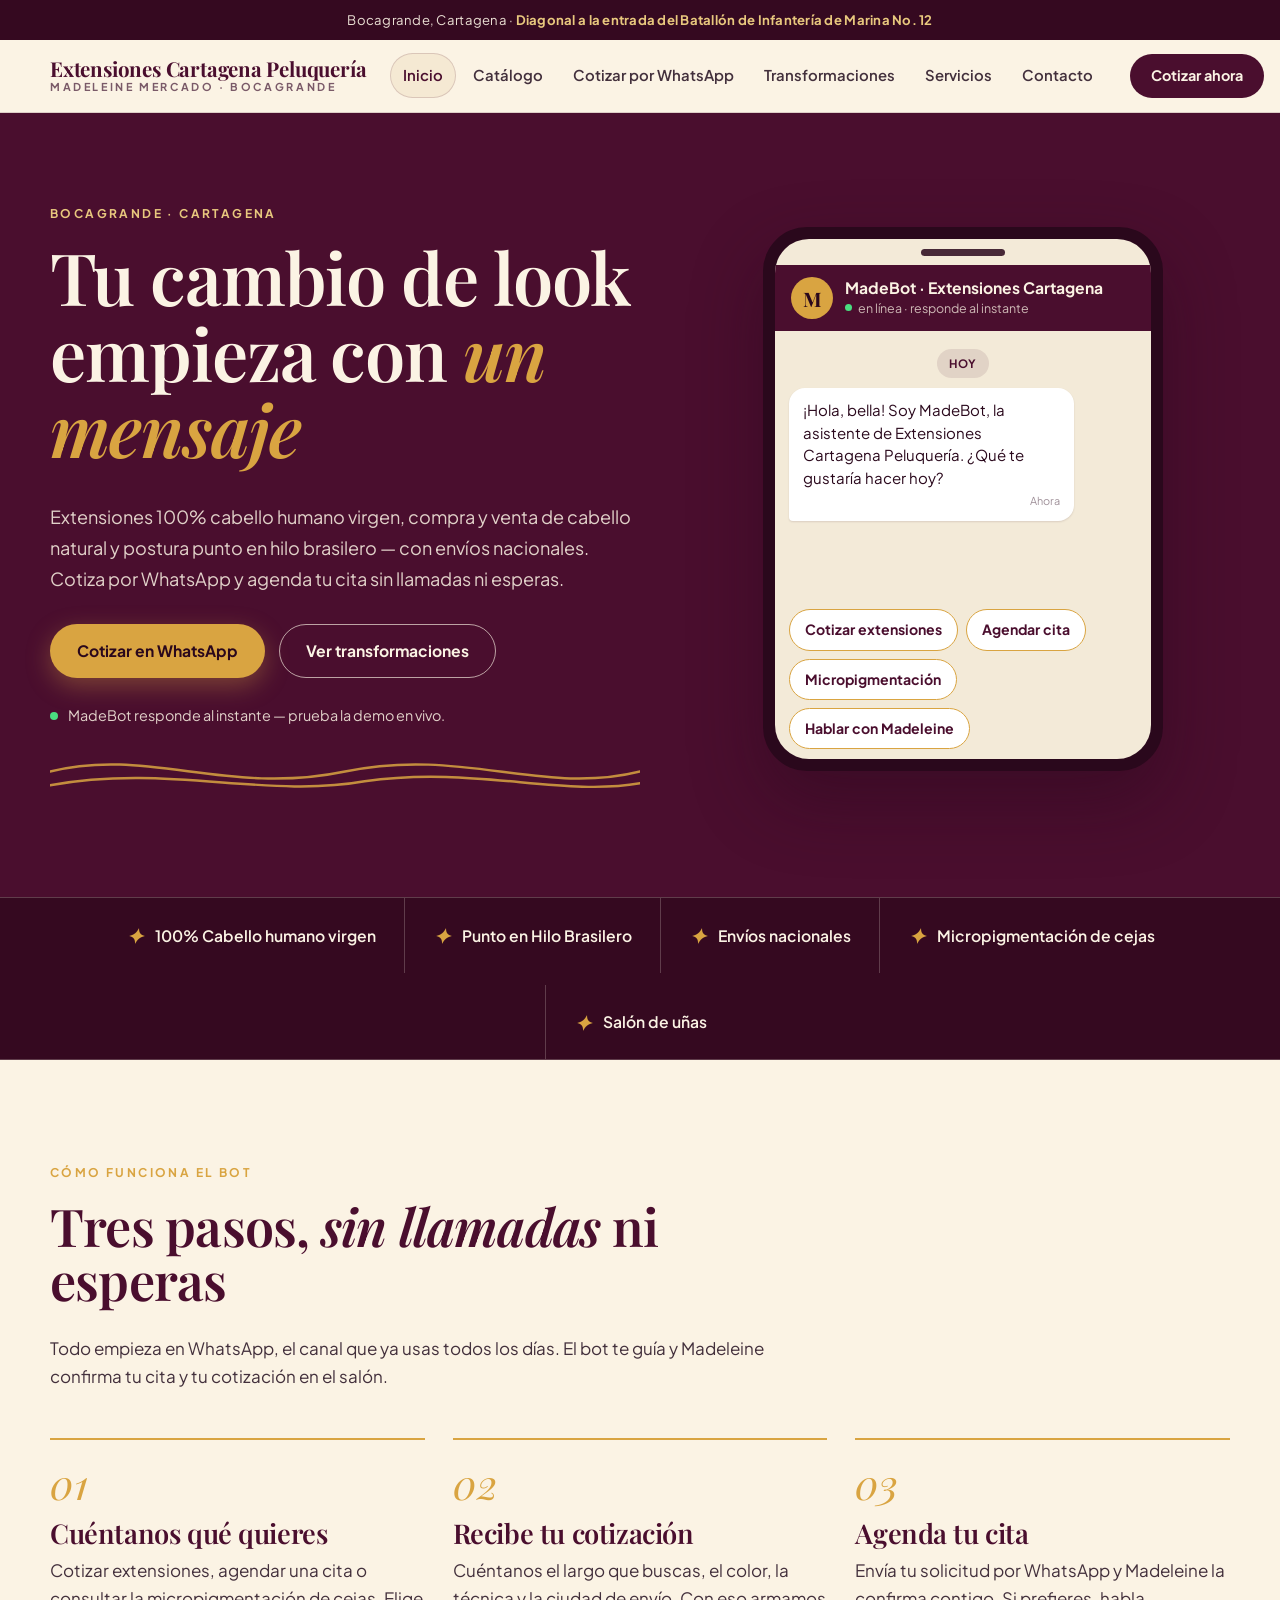
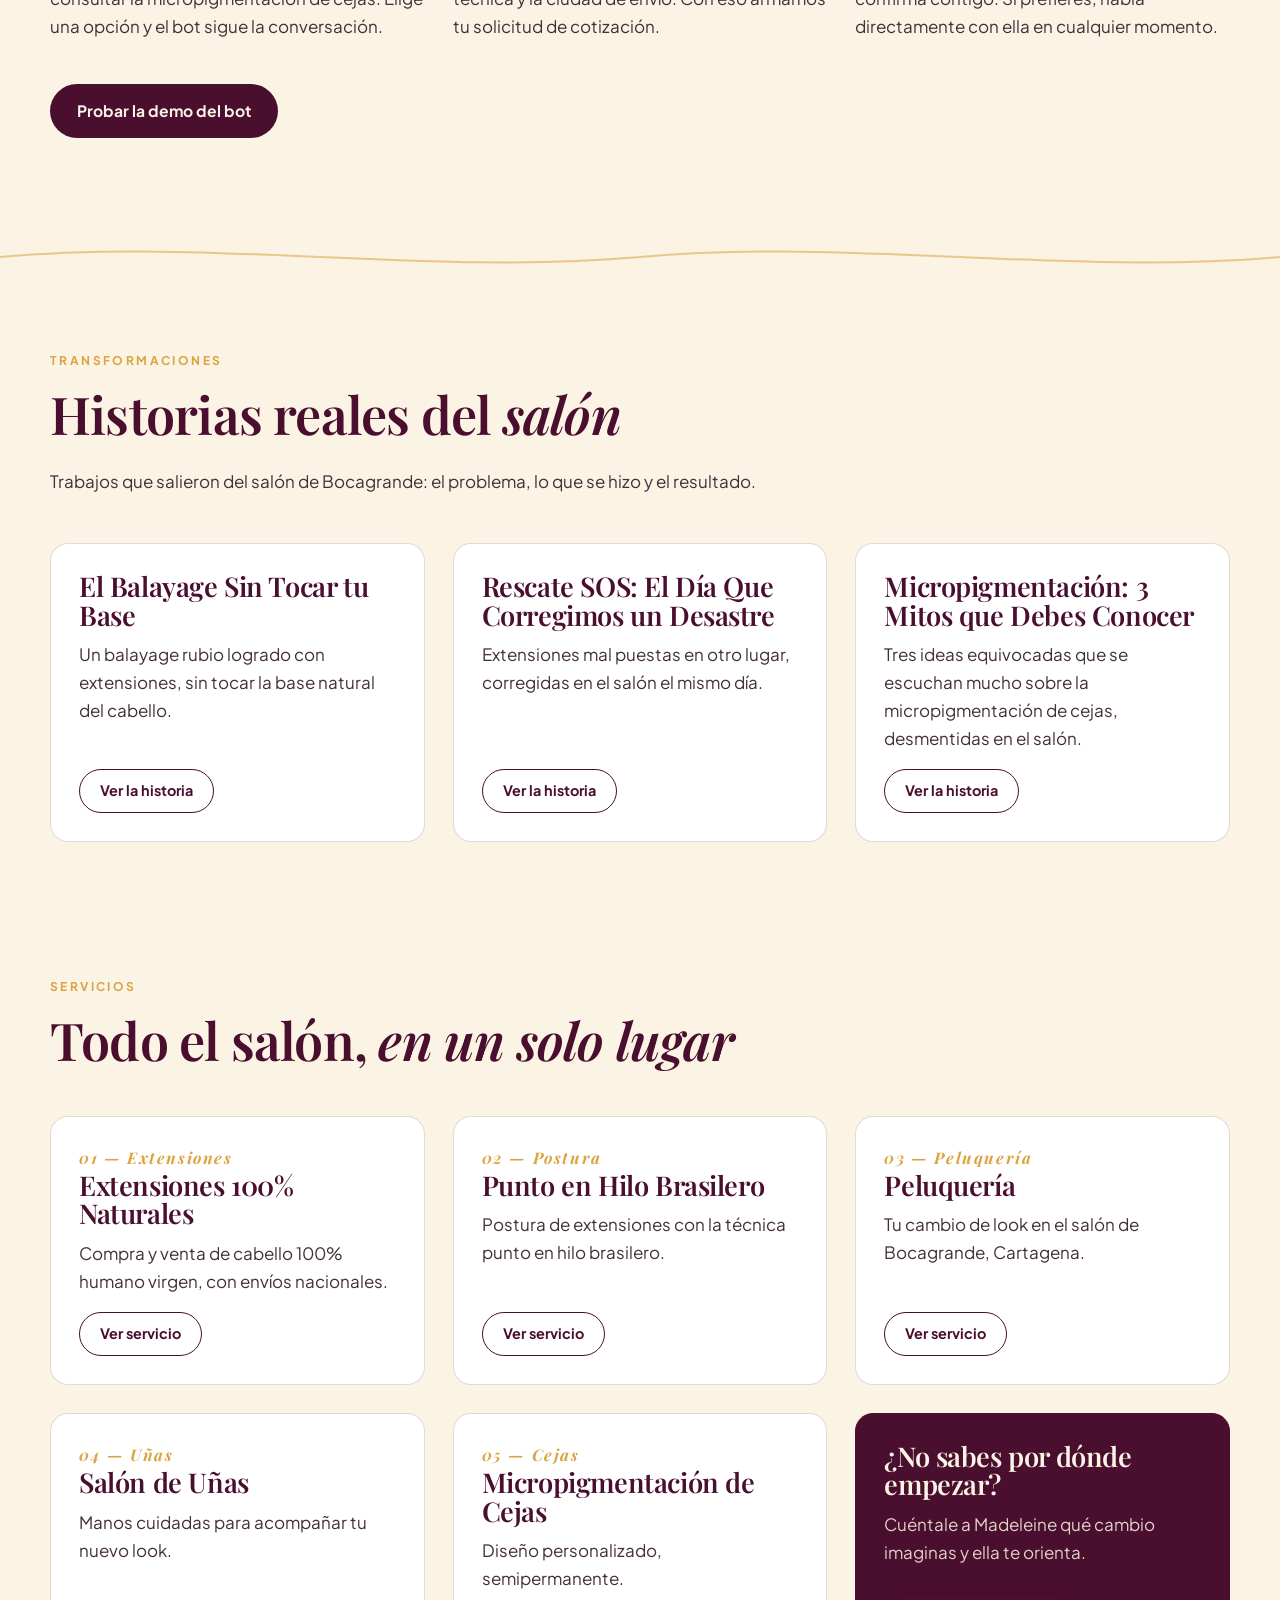
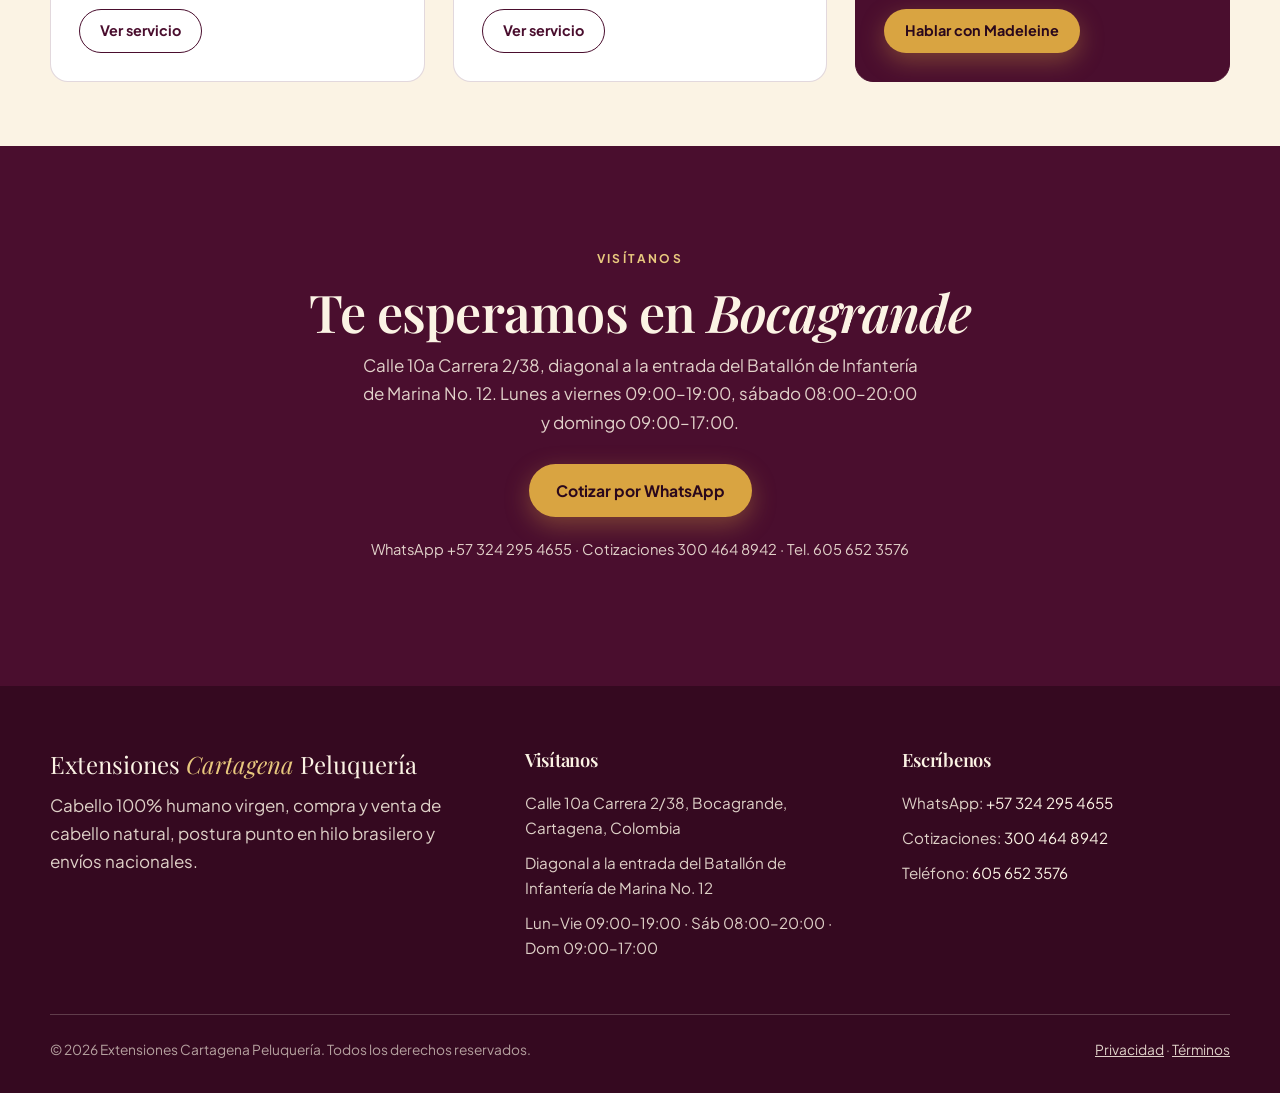
<file: index.html>
<!doctype html>
<html lang="es">
<head>
<meta charset="utf-8">
<meta name="viewport" content="width=device-width, initial-scale=1">
<title>Extensiones Cartagena Peluquería — Extensiones 100% naturales en Bocagrande</title>
<meta name="description" content="Extensiones 100% cabello humano virgen en Bocagrande, Cartagena. Compra y venta de cabello natural, postura punto en hilo brasilero, peluquería, uñas y micropigmentación de cejas. Cotiza por WhatsApp.">
<script>document.documentElement.classList.add('js')</script>
<link rel="stylesheet" href="/assets/css/style.css">
</head>
<body>
<div class="topbar">Bocagrande, Cartagena · <strong>Diagonal a la entrada del Batallón de Infantería de Marina No. 12</strong></div>
<header class="site-header">
  <div class="container header-inner">
    <a class="brand" href="/">
      <span class="brand-name" data-business-name>Extensiones Cartagena Peluquería</span>
      <span class="brand-sub">Madeleine Mercado · Bocagrande</span>
    </a>
    <button class="nav-toggle" type="button" aria-expanded="false" aria-controls="main-nav" aria-label="Abrir menú"><span></span><span></span><span></span></button>
    <nav class="main-nav" id="main-nav" aria-label="Navegación principal">
      <ul>
        <li><a href="/" aria-current="page">Inicio</a></li>
        <li><a href="/catalogo/">Catálogo</a></li>
        <li><a href="/cotiza/">Cotizar por WhatsApp</a></li>
        <li><a href="/transformaciones/">Transformaciones</a></li>
        <li><a href="/servicios/">Servicios</a></li>
        <li><a href="/contacto/">Contacto</a></li>
      </ul>
    </nav>
    <a class="btn btn-plum btn-sm header-cta" href="https://wa.me/573242954655?text=Hola%2C%20quiero%20cotizar%20extensiones.">Cotizar ahora</a>
  </div>
</header>

<main>
  <!-- Hero -->
  <section class="section-plum hero">
    <div class="container hero-grid">
      <div class="reveal">
        <span class="eyebrow on-plum">Bocagrande · Cartagena</span>
        <h1>Tu cambio de look empieza con <em>un mensaje</em></h1>
        <p class="lead">Extensiones 100% cabello humano virgen, compra y venta de cabello natural y postura punto en hilo brasilero — con envíos nacionales. Cotiza por WhatsApp y agenda tu cita sin llamadas ni esperas.</p>
        <div class="hero-actions">
          <a class="btn btn-gold" href="https://wa.me/573242954655?text=Hola%2C%20quiero%20cotizar%20extensiones.">Cotizar en WhatsApp</a>
          <a class="btn btn-outline-light" href="/transformaciones/">Ver transformaciones</a>
        </div>
        <p class="hero-note"><span class="dot" aria-hidden="true"></span> MadeBot responde al instante — prueba la demo en vivo.</p>
        <svg class="hair-curve" viewBox="0 0 600 60" aria-hidden="true">
          <path d="M0,30 C100,5 180,55 300,30 C420,5 500,55 600,30" />
          <path d="M0,44 C120,22 220,58 320,40 C430,24 520,56 600,42" opacity="0.45" />
        </svg>
      </div>
      <div class="phone-wrap reveal reveal-d1">
        <div class="phone" role="img" aria-label="Vista previa del bot de WhatsApp de Extensiones Cartagena Peluquería">
          <div class="phone-screen" style="height:520px">
            <div class="phone-notch"></div>
            <div class="chat-header">
              <span class="chat-avatar" aria-hidden="true">M</span>
              <div class="chat-who">
                <strong>MadeBot · Extensiones Cartagena</strong>
                <span><span class="online-dot" aria-hidden="true"></span> en línea · responde al instante</span>
              </div>
            </div>
            <div class="chat-body">
              <div class="chat-day">Hoy</div>
              <div class="msg msg-bot">¡Hola, bella! Soy MadeBot, la asistente de Extensiones Cartagena Peluquería. ¿Qué te gustaría hacer hoy?<span class="msg-time">Ahora</span></div>
            </div>
            <div class="quick-replies">
              <a class="chip" href="/cotiza/?flow=quote">Cotizar extensiones</a>
              <a class="chip" href="/cotiza/?flow=appointment">Agendar cita</a>
              <a class="chip" href="/cotiza/?flow=brows">Micropigmentación</a>
              <a class="chip" href="/cotiza/?flow=human">Hablar con Madeleine</a>
            </div>
          </div>
        </div>
      </div>
    </div>
  </section>

  <!-- Proof strip -->
  <div class="proof-strip">
    <div class="container">
      <span class="proof-item"><span class="mark" aria-hidden="true">✦</span> 100% Cabello humano virgen</span>
      <span class="proof-item"><span class="mark" aria-hidden="true">✦</span> Punto en Hilo Brasilero</span>
      <span class="proof-item"><span class="mark" aria-hidden="true">✦</span> Envíos nacionales</span>
      <span class="proof-item"><span class="mark" aria-hidden="true">✦</span> Micropigmentación de cejas</span>
      <span class="proof-item"><span class="mark" aria-hidden="true">✦</span> Salón de uñas</span>
    </div>
  </div>

  <!-- How the bot works -->
  <section class="section">
    <div class="container">
      <div class="section-head reveal">
        <span class="eyebrow">Cómo funciona el bot</span>
        <h2>Tres pasos, <em>sin llamadas</em> ni esperas</h2>
        <p>Todo empieza en WhatsApp, el canal que ya usas todos los días. El bot te guía y Madeleine confirma tu cita y tu cotización en el salón.</p>
      </div>
      <div class="steps">
        <div class="step reveal">
          <span class="step-num">01</span>
          <h3>Cuéntanos qué quieres</h3>
          <p>Cotizar extensiones, agendar una cita o consultar la micropigmentación de cejas. Elige una opción y el bot sigue la conversación.</p>
        </div>
        <div class="step reveal reveal-d1">
          <span class="step-num">02</span>
          <h3>Recibe tu cotización</h3>
          <p>Cuéntanos el largo que buscas, el color, la técnica y la ciudad de envío. Con eso armamos tu solicitud de cotización.</p>
        </div>
        <div class="step reveal reveal-d2">
          <span class="step-num">03</span>
          <h3>Agenda tu cita</h3>
          <p>Envía tu solicitud por WhatsApp y Madeleine la confirma contigo. Si prefieres, habla directamente con ella en cualquier momento.</p>
        </div>
      </div>
      <div style="margin-top:44px" class="reveal">
        <a class="btn btn-plum" href="/cotiza/">Probar la demo del bot</a>
      </div>
    </div>
  </section>

  <svg class="curve-divider" viewBox="0 0 1200 46" preserveAspectRatio="none" aria-hidden="true">
    <path d="M0,23 C200,4 400,42 600,23 C800,4 1000,42 1200,23" />
  </svg>

  <!-- Transformation teaser -->
  <section class="section section-tight">
    <div class="container">
      <div class="section-head reveal">
        <span class="eyebrow">Transformaciones</span>
        <h2>Historias reales del <em>salón</em></h2>
        <p>Trabajos que salieron del salón de Bocagrande: el problema, lo que se hizo y el resultado.</p>
      </div>
      <div class="card-grid cols-3">
        <article class="card reveal">
          <div class="card-body">
            <h3>El Balayage Sin Tocar tu Base</h3>
            <p>Un balayage rubio logrado con extensiones, sin tocar la base natural del cabello.</p>
            <a class="btn btn-outline btn-sm" href="/transformaciones/">Ver la historia</a>
          </div>
        </article>
        <article class="card reveal reveal-d1">
          <div class="card-body">
            <h3>Rescate SOS: El Día Que Corregimos un Desastre</h3>
            <p>Extensiones mal puestas en otro lugar, corregidas en el salón el mismo día.</p>
            <a class="btn btn-outline btn-sm" href="/transformaciones/">Ver la historia</a>
          </div>
        </article>
        <article class="card reveal reveal-d2">
          <div class="card-body">
            <h3>Micropigmentación: 3 Mitos que Debes Conocer</h3>
            <p>Tres ideas equivocadas que se escuchan mucho sobre la micropigmentación de cejas, desmentidas en el salón.</p>
            <a class="btn btn-outline btn-sm" href="/transformaciones/">Ver la historia</a>
          </div>
        </article>
      </div>
    </div>
  </section>

  <!-- Services snapshot -->
  <section class="section section-tight">
    <div class="container">
      <div class="section-head reveal">
        <span class="eyebrow">Servicios</span>
        <h2>Todo el salón, <em>en un solo lugar</em></h2>
      </div>
      <div class="card-grid cols-3">
        <article class="card reveal">
          <div class="card-body">
            <span class="service-num">01 — Extensiones</span>
            <h3>Extensiones 100% Naturales</h3>
            <p>Compra y venta de cabello 100% humano virgen, con envíos nacionales.</p>
            <a class="btn btn-outline btn-sm" href="/servicios/">Ver servicio</a>
          </div>
        </article>
        <article class="card reveal reveal-d1">
          <div class="card-body">
            <span class="service-num">02 — Postura</span>
            <h3>Punto en Hilo Brasilero</h3>
            <p>Postura de extensiones con la técnica punto en hilo brasilero.</p>
            <a class="btn btn-outline btn-sm" href="/servicios/">Ver servicio</a>
          </div>
        </article>
        <article class="card reveal reveal-d2">
          <div class="card-body">
            <span class="service-num">03 — Peluquería</span>
            <h3>Peluquería</h3>
            <p>Tu cambio de look en el salón de Bocagrande, Cartagena.</p>
            <a class="btn btn-outline btn-sm" href="/servicios/">Ver servicio</a>
          </div>
        </article>
        <article class="card reveal">
          <div class="card-body">
            <span class="service-num">04 — Uñas</span>
            <h3>Salón de Uñas</h3>
            <p>Manos cuidadas para acompañar tu nuevo look.</p>
            <a class="btn btn-outline btn-sm" href="/servicios/">Ver servicio</a>
          </div>
        </article>
        <article class="card reveal reveal-d1">
          <div class="card-body">
            <span class="service-num">05 — Cejas</span>
            <h3>Micropigmentación de Cejas</h3>
            <p>Diseño personalizado, semipermanente.</p>
            <a class="btn btn-outline btn-sm" href="/servicios/">Ver servicio</a>
          </div>
        </article>
        <article class="card reveal reveal-d2" style="background:var(--plum);border-color:var(--plum)">
          <div class="card-body">
            <h3 style="color:var(--cream)">¿No sabes por dónde empezar?</h3>
            <p style="color:rgba(251,243,228,.85)">Cuéntale a Madeleine qué cambio imaginas y ella te orienta.</p>
            <a class="btn btn-gold btn-sm" href="https://wa.me/573242954655?text=Hola%20Madeleine%2C%20quiero%20un%20cambio%20de%20look.">Hablar con Madeleine</a>
          </div>
        </article>
      </div>
    </div>
  </section>

  <!-- Hours + CTA -->
  <section class="section section-plum cta-band">
    <div class="container reveal">
      <span class="eyebrow on-plum">Visítanos</span>
      <h2>Te esperamos en <em>Bocagrande</em></h2>
      <p>Calle 10a Carrera 2/38, diagonal a la entrada del Batallón de Infantería de Marina No. 12. Lunes a viernes 09:00–19:00, sábado 08:00–20:00 y domingo 09:00–17:00.</p>
      <a class="btn btn-gold" href="https://wa.me/573242954655?text=Hola%2C%20quiero%20cotizar%20extensiones.">Cotizar por WhatsApp</a>
      <p style="margin-top:20px;font-size:.92rem">WhatsApp +57 324 295 4655 · Cotizaciones 300 464 8942 · Tel. 605 652 3576</p>
    </div>
  </section>
</main>

<footer class="site-footer">
  <div class="container">
    <div class="footer-grid">
      <div>
        <p class="footer-brand">Extensiones <em>Cartagena</em> Peluquería</p>
        <p>Cabello 100% humano virgen, compra y venta de cabello natural, postura punto en hilo brasilero y envíos nacionales.</p>
      </div>
      <div>
        <h3>Visítanos</h3>
        <ul>
          <li>Calle 10a Carrera 2/38, Bocagrande, Cartagena, Colombia</li>
          <li>Diagonal a la entrada del Batallón de Infantería de Marina No. 12</li>
          <li>Lun–Vie 09:00–19:00 · Sáb 08:00–20:00 · Dom 09:00–17:00</li>
        </ul>
      </div>
      <div>
        <h3>Escríbenos</h3>
        <ul>
          <li>WhatsApp: <a href="https://wa.me/573242954655">+57 324 295 4655</a></li>
          <li>Cotizaciones: <a href="https://wa.me/573004648942">300 464 8942</a></li>
          <li>Teléfono: <a href="tel:+576056523576">605 652 3576</a></li>
        </ul>
      </div>
    </div>
    <div class="footer-bottom">
      <span>© <span data-year>2026</span> <span data-business-name>Extensiones Cartagena Peluquería</span>. Todos los derechos reservados.</span>
      <span><a href="/privacidad/">Privacidad</a> · <a href="/terminos/">Términos</a></span>
    </div>
  </div>
</footer>
<a class="sticky-wa" href="https://wa.me/573242954655?text=Hola%2C%20quiero%20cotizar%20extensiones."><span class="wa-ic" aria-hidden="true">✆</span> WhatsApp</a>
<script src="/assets/js/main.js"></script>
</body>
</html>
</file>
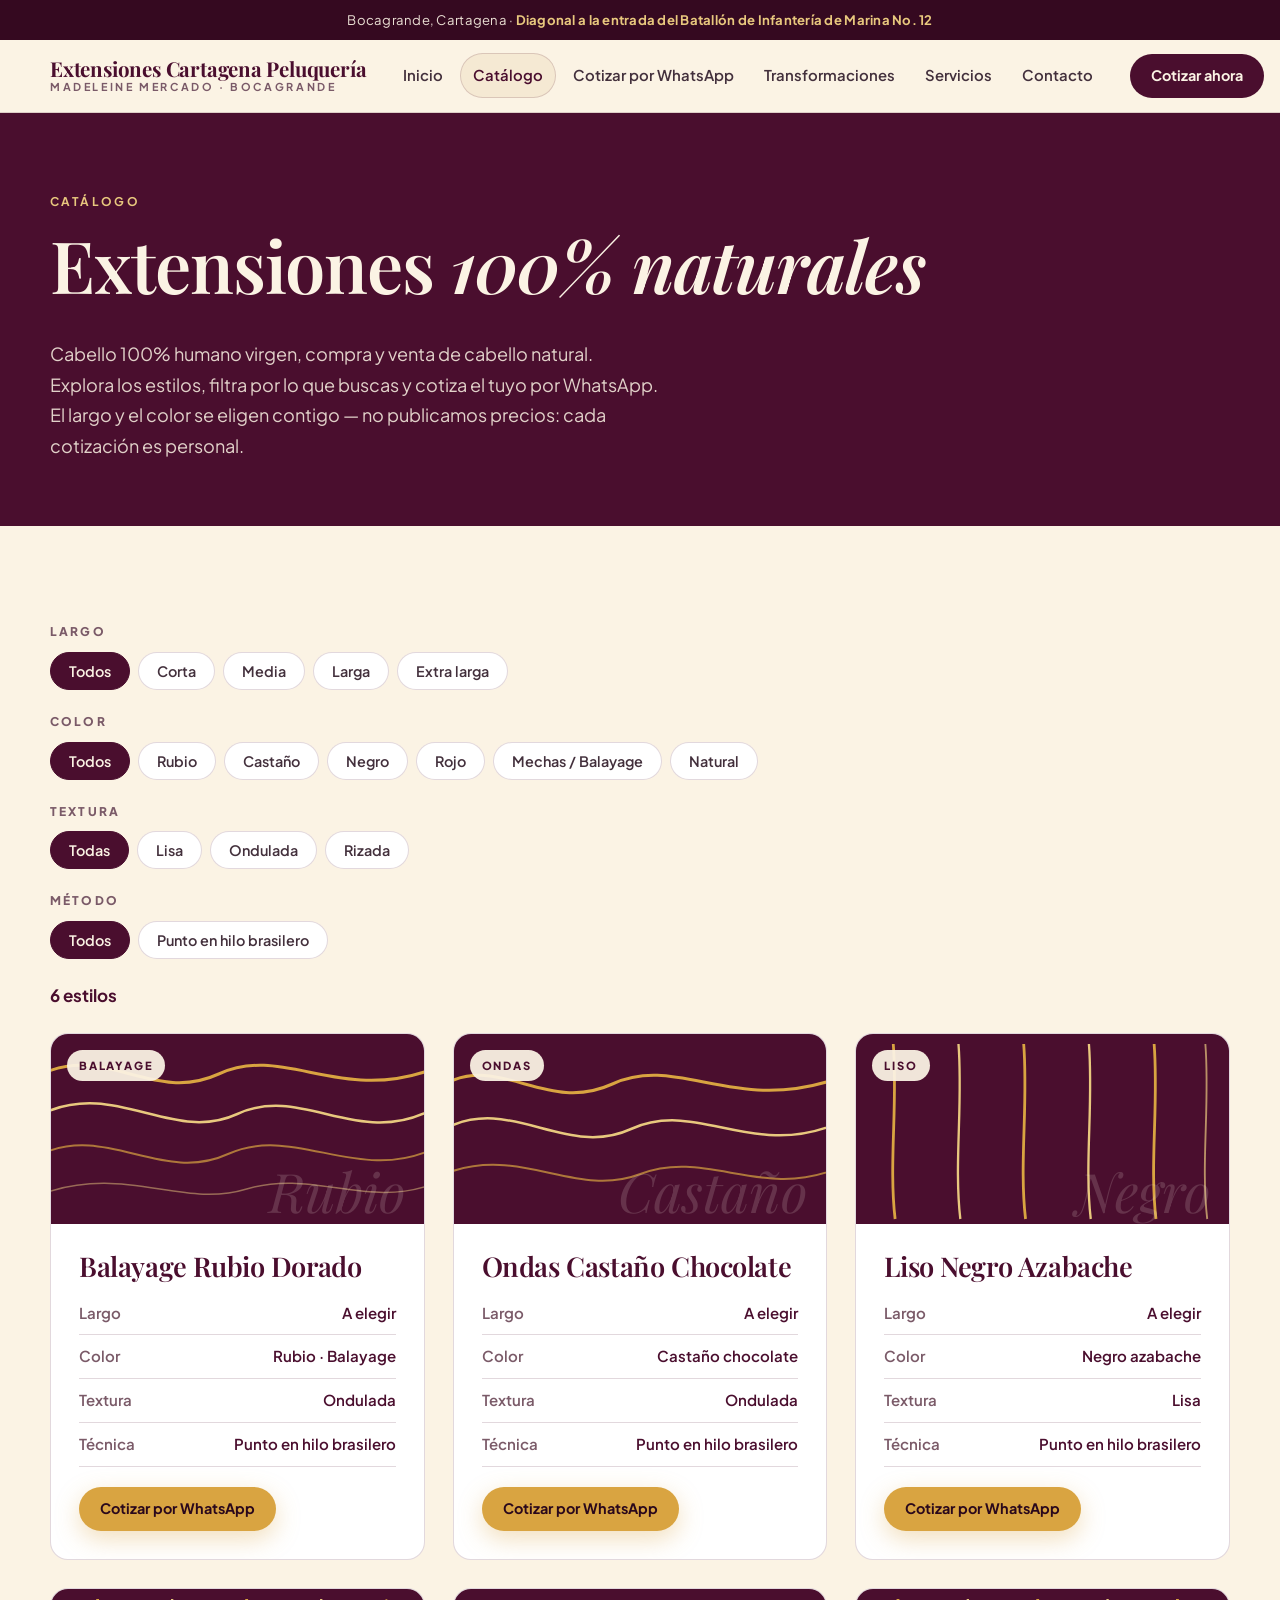
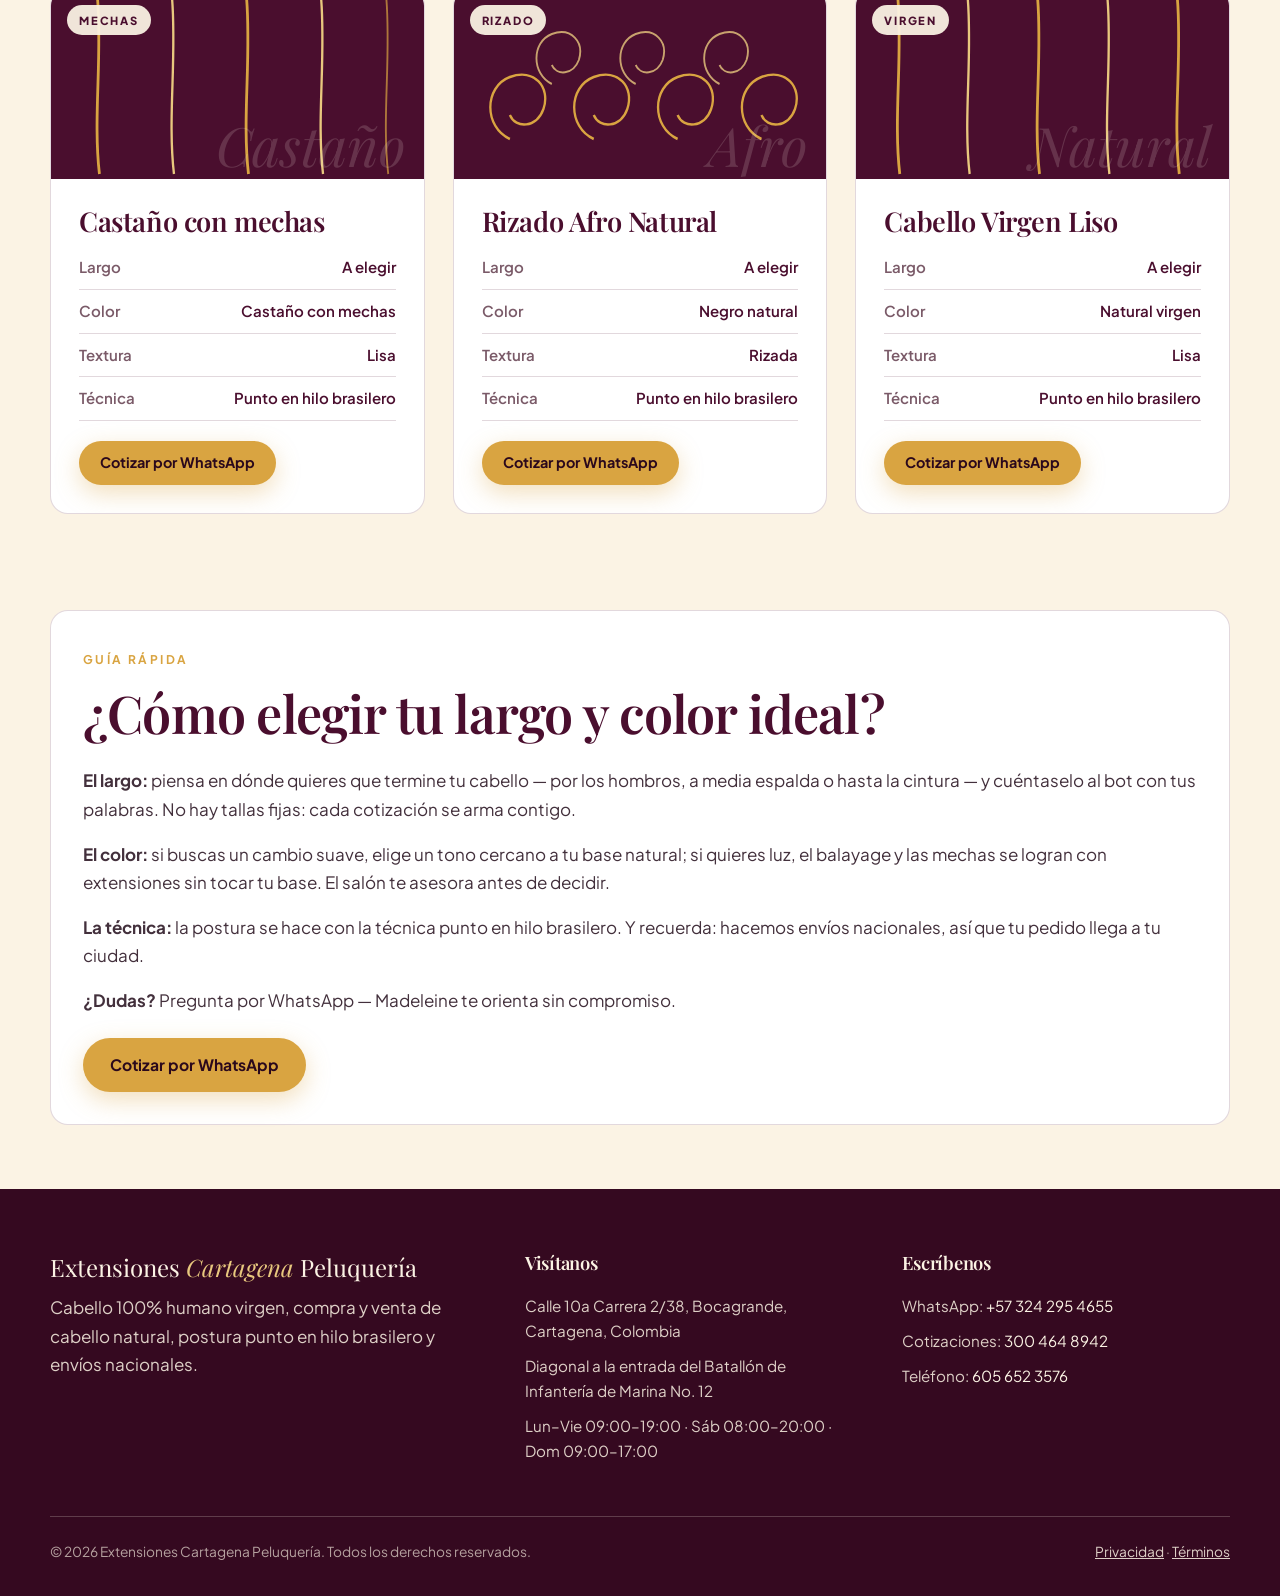
<file: catalogo/index.html>
<!doctype html>
<html lang="es">
<head>
<meta charset="utf-8">
<meta name="viewport" content="width=device-width, initial-scale=1">
<title>Catálogo de extensiones — Extensiones Cartagena Peluquería</title>
<meta name="description" content="Catálogo de extensiones 100% cabello humano virgen en Cartagena. Filtra por largo, color, textura y método. Largo y color a elegir — cotiza por WhatsApp.">
<script>document.documentElement.classList.add('js')</script>
<link rel="stylesheet" href="/assets/css/style.css">
</head>
<body>
<div class="topbar">Bocagrande, Cartagena · <strong>Diagonal a la entrada del Batallón de Infantería de Marina No. 12</strong></div>
<header class="site-header">
  <div class="container header-inner">
    <a class="brand" href="/">
      <span class="brand-name" data-business-name>Extensiones Cartagena Peluquería</span>
      <span class="brand-sub">Madeleine Mercado · Bocagrande</span>
    </a>
    <button class="nav-toggle" type="button" aria-expanded="false" aria-controls="main-nav" aria-label="Abrir menú"><span></span><span></span><span></span></button>
    <nav class="main-nav" id="main-nav" aria-label="Navegación principal">
      <ul>
        <li><a href="/">Inicio</a></li>
        <li><a href="/catalogo/" aria-current="page">Catálogo</a></li>
        <li><a href="/cotiza/">Cotizar por WhatsApp</a></li>
        <li><a href="/transformaciones/">Transformaciones</a></li>
        <li><a href="/servicios/">Servicios</a></li>
        <li><a href="/contacto/">Contacto</a></li>
      </ul>
    </nav>
    <a class="btn btn-plum btn-sm header-cta" href="https://wa.me/573242954655?text=Hola%2C%20quiero%20cotizar%20extensiones.">Cotizar ahora</a>
  </div>
</header>

<main>
  <section class="section section-plum" style="padding:72px 0 64px">
    <div class="container">
      <span class="eyebrow on-plum">Catálogo</span>
      <h1>Extensiones <em>100% naturales</em></h1>
      <p class="lead" style="max-width:38rem">Cabello 100% humano virgen, compra y venta de cabello natural. Explora los estilos, filtra por lo que buscas y cotiza el tuyo por WhatsApp. El largo y el color se eligen contigo — no publicamos precios: cada cotización es personal.</p>
    </div>
  </section>

  <section class="section">
    <div class="container">
      <div class="filter-group" data-filter="length">
        <span id="lbl-length">Largo</span>
        <div class="filter-pills" role="group" aria-labelledby="lbl-length">
          <button type="button" class="pill" data-value="all" aria-pressed="true">Todos</button>
          <button type="button" class="pill" data-value="corta" aria-pressed="false">Corta</button>
          <button type="button" class="pill" data-value="media" aria-pressed="false">Media</button>
          <button type="button" class="pill" data-value="larga" aria-pressed="false">Larga</button>
          <button type="button" class="pill" data-value="extra" aria-pressed="false">Extra larga</button>
        </div>
      </div>
      <div class="filter-group" data-filter="colour">
        <span id="lbl-colour">Color</span>
        <div class="filter-pills" role="group" aria-labelledby="lbl-colour">
          <button type="button" class="pill" data-value="all" aria-pressed="true">Todos</button>
          <button type="button" class="pill" data-value="rubio" aria-pressed="false">Rubio</button>
          <button type="button" class="pill" data-value="castano" aria-pressed="false">Castaño</button>
          <button type="button" class="pill" data-value="negro" aria-pressed="false">Negro</button>
          <button type="button" class="pill" data-value="rojo" aria-pressed="false">Rojo</button>
          <button type="button" class="pill" data-value="mechas" aria-pressed="false">Mechas / Balayage</button>
          <button type="button" class="pill" data-value="natural" aria-pressed="false">Natural</button>
        </div>
      </div>
      <div class="filter-group" data-filter="texture">
        <span id="lbl-texture">Textura</span>
        <div class="filter-pills" role="group" aria-labelledby="lbl-texture">
          <button type="button" class="pill" data-value="all" aria-pressed="true">Todas</button>
          <button type="button" class="pill" data-value="lisa" aria-pressed="false">Lisa</button>
          <button type="button" class="pill" data-value="ondulada" aria-pressed="false">Ondulada</button>
          <button type="button" class="pill" data-value="rizada" aria-pressed="false">Rizada</button>
        </div>
      </div>
      <div class="filter-group" data-filter="method">
        <span id="lbl-method">Método</span>
        <div class="filter-pills" role="group" aria-labelledby="lbl-method">
          <button type="button" class="pill" data-value="all" aria-pressed="true">Todos</button>
          <button type="button" class="pill" data-value="brasilero" aria-pressed="false">Punto en hilo brasilero</button>
        </div>
      </div>

      <p id="catalog-count" aria-live="polite" style="font-weight:700;color:var(--plum);margin-bottom:24px">6 estilos</p>

      <div class="card-grid cols-3" id="catalog-grid">
        <article class="card" data-length="larga" data-colour="mechas" data-texture="ondulada" data-method="brasilero">
          <div class="card-art" role="img" aria-label="Ilustración de ondas con balayage rubio dorado">
            <svg viewBox="0 0 400 190" preserveAspectRatio="none" aria-hidden="true">
              <path d="M-10,40 C60,10 110,70 180,40 C250,10 310,70 410,35" fill="none" stroke="#D9A441" stroke-width="3"/>
              <path d="M-10,80 C70,45 130,110 200,80 C270,50 330,115 410,75" fill="none" stroke="#E8C87E" stroke-width="2.5"/>
              <path d="M-10,120 C60,90 120,150 190,120 C260,90 330,150 410,115" fill="none" stroke="#D9A441" stroke-width="2" opacity="0.7"/>
              <path d="M-10,160 C80,130 140,175 210,155 C280,135 340,175 410,150" fill="none" stroke="#E8C87E" stroke-width="1.5" opacity="0.5"/>
            </svg>
            <span class="art-tag">Balayage</span>
            <span class="art-word">Rubio</span>
          </div>
          <div class="card-body">
            <h3>Balayage Rubio Dorado</h3>
            <ul class="attr-list">
              <li><span>Largo</span><span>A elegir</span></li>
              <li><span>Color</span><span>Rubio · Balayage</span></li>
              <li><span>Textura</span><span>Ondulada</span></li>
              <li><span>Técnica</span><span>Punto en hilo brasilero</span></li>
            </ul>
            <a class="btn btn-gold btn-sm" href="/cotiza/?flow=quote">Cotizar por WhatsApp</a>
          </div>
        </article>

        <article class="card" data-length="media" data-colour="castano" data-texture="ondulada" data-method="brasilero">
          <div class="card-art" role="img" aria-label="Ilustración de ondas castaño chocolate">
            <svg viewBox="0 0 400 190" preserveAspectRatio="none" aria-hidden="true">
              <path d="M-10,50 C50,20 100,80 170,50 C240,20 300,80 410,45" fill="none" stroke="#D9A441" stroke-width="3"/>
              <path d="M-10,95 C60,60 120,125 190,95 C260,65 320,125 410,90" fill="none" stroke="#E8C87E" stroke-width="2.5"/>
              <path d="M-10,140 C70,110 130,165 200,140 C270,115 330,165 410,135" fill="none" stroke="#D9A441" stroke-width="2" opacity="0.7"/>
            </svg>
            <span class="art-tag">Ondas</span>
            <span class="art-word">Castaño</span>
          </div>
          <div class="card-body">
            <h3>Ondas Castaño Chocolate</h3>
            <ul class="attr-list">
              <li><span>Largo</span><span>A elegir</span></li>
              <li><span>Color</span><span>Castaño chocolate</span></li>
              <li><span>Textura</span><span>Ondulada</span></li>
              <li><span>Técnica</span><span>Punto en hilo brasilero</span></li>
            </ul>
            <a class="btn btn-gold btn-sm" href="/cotiza/?flow=quote">Cotizar por WhatsApp</a>
          </div>
        </article>

        <article class="card" data-length="larga" data-colour="negro" data-texture="lisa" data-method="brasilero">
          <div class="card-art" role="img" aria-label="Ilustración de cabello liso negro azabache">
            <svg viewBox="0 0 400 190" preserveAspectRatio="none" aria-hidden="true">
              <path d="M40,10 C45,70 35,130 42,185" fill="none" stroke="#D9A441" stroke-width="3"/>
              <path d="M110,10 C115,70 105,130 112,185" fill="none" stroke="#E8C87E" stroke-width="2.5"/>
              <path d="M180,10 C185,70 175,130 182,185" fill="none" stroke="#D9A441" stroke-width="3"/>
              <path d="M250,10 C255,70 245,130 252,185" fill="none" stroke="#E8C87E" stroke-width="2.5"/>
              <path d="M320,10 C325,70 315,130 322,185" fill="none" stroke="#D9A441" stroke-width="3"/>
              <path d="M375,10 C380,70 370,130 377,185" fill="none" stroke="#E8C87E" stroke-width="2" opacity="0.7"/>
            </svg>
            <span class="art-tag">Liso</span>
            <span class="art-word">Negro</span>
          </div>
          <div class="card-body">
            <h3>Liso Negro Azabache</h3>
            <ul class="attr-list">
              <li><span>Largo</span><span>A elegir</span></li>
              <li><span>Color</span><span>Negro azabache</span></li>
              <li><span>Textura</span><span>Lisa</span></li>
              <li><span>Técnica</span><span>Punto en hilo brasilero</span></li>
            </ul>
            <a class="btn btn-gold btn-sm" href="/cotiza/?flow=quote">Cotizar por WhatsApp</a>
          </div>
        </article>

        <article class="card" data-length="media" data-colour="mechas" data-texture="lisa" data-method="brasilero">
          <div class="card-art" role="img" aria-label="Ilustración de cabello liso castaño con mechas">
            <svg viewBox="0 0 400 190" preserveAspectRatio="none" aria-hidden="true">
              <path d="M50,10 C55,70 45,130 52,185" fill="none" stroke="#D9A441" stroke-width="3"/>
              <path d="M130,10 C135,70 125,130 132,185" fill="none" stroke="#E8C87E" stroke-width="2.5"/>
              <path d="M210,10 C215,70 205,130 212,185" fill="none" stroke="#D9A441" stroke-width="3"/>
              <path d="M290,10 C295,70 285,130 292,185" fill="none" stroke="#E8C87E" stroke-width="2.5"/>
              <path d="M360,10 C365,70 355,130 362,185" fill="none" stroke="#D9A441" stroke-width="2" opacity="0.7"/>
            </svg>
            <span class="art-tag">Mechas</span>
            <span class="art-word">Castaño</span>
          </div>
          <div class="card-body">
            <h3>Castaño con mechas</h3>
            <ul class="attr-list">
              <li><span>Largo</span><span>A elegir</span></li>
              <li><span>Color</span><span>Castaño con mechas</span></li>
              <li><span>Textura</span><span>Lisa</span></li>
              <li><span>Técnica</span><span>Punto en hilo brasilero</span></li>
            </ul>
            <a class="btn btn-gold btn-sm" href="/cotiza/?flow=quote">Cotizar por WhatsApp</a>
          </div>
        </article>

        <article class="card" data-length="corta" data-colour="negro" data-texture="rizada" data-method="brasilero">
          <div class="card-art" role="img" aria-label="Ilustración de rizos afro naturales">
            <svg viewBox="0 0 400 190" preserveAspectRatio="none" aria-hidden="true">
              <g fill="none" stroke="#D9A441" stroke-width="2.5">
                <path d="M60,150 c-28,-12 -28,-52 0,-62 c26,-9 44,10 36,32 c-7,19 -30,20 -36,6"/>
                <path d="M150,150 c-28,-12 -28,-52 0,-62 c26,-9 44,10 36,32 c-7,19 -30,20 -36,6"/>
                <path d="M240,150 c-28,-12 -28,-52 0,-62 c26,-9 44,10 36,32 c-7,19 -30,20 -36,6"/>
                <path d="M330,150 c-28,-12 -28,-52 0,-62 c26,-9 44,10 36,32 c-7,19 -30,20 -36,6"/>
              </g>
              <g fill="none" stroke="#E8C87E" stroke-width="2" opacity="0.8">
                <path d="M105,95 c-22,-10 -22,-42 0,-50 c21,-7 35,8 29,26 c-6,15 -24,16 -29,5"/>
                <path d="M195,95 c-22,-10 -22,-42 0,-50 c21,-7 35,8 29,26 c-6,15 -24,16 -29,5"/>
                <path d="M285,95 c-22,-10 -22,-42 0,-50 c21,-7 35,8 29,26 c-6,15 -24,16 -29,5"/>
              </g>
            </svg>
            <span class="art-tag">Rizado</span>
            <span class="art-word">Afro</span>
          </div>
          <div class="card-body">
            <h3>Rizado Afro Natural</h3>
            <ul class="attr-list">
              <li><span>Largo</span><span>A elegir</span></li>
              <li><span>Color</span><span>Negro natural</span></li>
              <li><span>Textura</span><span>Rizada</span></li>
              <li><span>Técnica</span><span>Punto en hilo brasilero</span></li>
            </ul>
            <a class="btn btn-gold btn-sm" href="/cotiza/?flow=quote">Cotizar por WhatsApp</a>
          </div>
        </article>

        <article class="card" data-length="extra" data-colour="natural" data-texture="lisa" data-method="brasilero">
          <div class="card-art" role="img" aria-label="Ilustración de cabello virgen liso en su color natural">
            <svg viewBox="0 0 400 190" preserveAspectRatio="none" aria-hidden="true">
              <path d="M45,10 C50,70 40,130 47,185" fill="none" stroke="#D9A441" stroke-width="3"/>
              <path d="M120,10 C125,70 115,130 122,185" fill="none" stroke="#E8C87E" stroke-width="2.5"/>
              <path d="M195,10 C200,70 190,130 197,185" fill="none" stroke="#D9A441" stroke-width="3"/>
              <path d="M270,10 C275,70 265,130 272,185" fill="none" stroke="#E8C87E" stroke-width="2.5"/>
              <path d="M345,10 C350,70 340,130 347,185" fill="none" stroke="#D9A441" stroke-width="3"/>
            </svg>
            <span class="art-tag">Virgen</span>
            <span class="art-word">Natural</span>
          </div>
          <div class="card-body">
            <h3>Cabello Virgen Liso</h3>
            <ul class="attr-list">
              <li><span>Largo</span><span>A elegir</span></li>
              <li><span>Color</span><span>Natural virgen</span></li>
              <li><span>Textura</span><span>Lisa</span></li>
              <li><span>Técnica</span><span>Punto en hilo brasilero</span></li>
            </ul>
            <a class="btn btn-gold btn-sm" href="/cotiza/?flow=quote">Cotizar por WhatsApp</a>
          </div>
        </article>
      </div>

      <div class="empty-state" id="catalog-empty">
        <h3>Aún no tenemos ese estilo en el catálogo</h3>
        <p>Escríbenos por WhatsApp con el largo y el color que buscas: el cabello es 100% natural y cada pedido se cotiza a tu medida.</p>
        <a class="btn btn-plum" href="https://wa.me/573242954655?text=Hola%2C%20busco%20un%20estilo%20que%20no%20vi%20en%20el%20cat%C3%A1logo.">Preguntar por WhatsApp</a>
      </div>
    </div>
  </section>

  <!-- Education block -->
  <section class="section section-tight" style="padding-top:0">
    <div class="container">
      <div class="info-panel reveal">
        <span class="eyebrow">Guía rápida</span>
        <h2>¿Cómo elegir tu largo y color ideal?</h2>
        <p><strong>El largo:</strong> piensa en dónde quieres que termine tu cabello — por los hombros, a media espalda o hasta la cintura — y cuéntaselo al bot con tus palabras. No hay tallas fijas: cada cotización se arma contigo.</p>
        <p><strong>El color:</strong> si buscas un cambio suave, elige un tono cercano a tu base natural; si quieres luz, el balayage y las mechas se logran con extensiones sin tocar tu base. El salón te asesora antes de decidir.</p>
        <p><strong>La técnica:</strong> la postura se hace con la técnica punto en hilo brasilero. Y recuerda: hacemos envíos nacionales, así que tu pedido llega a tu ciudad.</p>
        <p style="margin-bottom:24px"><strong>¿Dudas?</strong> Pregunta por WhatsApp — Madeleine te orienta sin compromiso.</p>
        <a class="btn btn-gold" href="/cotiza/">Cotizar por WhatsApp</a>
      </div>
    </div>
  </section>
</main>

<footer class="site-footer">
  <div class="container">
    <div class="footer-grid">
      <div>
        <p class="footer-brand">Extensiones <em>Cartagena</em> Peluquería</p>
        <p>Cabello 100% humano virgen, compra y venta de cabello natural, postura punto en hilo brasilero y envíos nacionales.</p>
      </div>
      <div>
        <h3>Visítanos</h3>
        <ul>
          <li>Calle 10a Carrera 2/38, Bocagrande, Cartagena, Colombia</li>
          <li>Diagonal a la entrada del Batallón de Infantería de Marina No. 12</li>
          <li>Lun–Vie 09:00–19:00 · Sáb 08:00–20:00 · Dom 09:00–17:00</li>
        </ul>
      </div>
      <div>
        <h3>Escríbenos</h3>
        <ul>
          <li>WhatsApp: <a href="https://wa.me/573242954655">+57 324 295 4655</a></li>
          <li>Cotizaciones: <a href="https://wa.me/573004648942">300 464 8942</a></li>
          <li>Teléfono: <a href="tel:+576056523576">605 652 3576</a></li>
        </ul>
      </div>
    </div>
    <div class="footer-bottom">
      <span>© <span data-year>2026</span> <span data-business-name>Extensiones Cartagena Peluquería</span>. Todos los derechos reservados.</span>
      <span><a href="/privacidad/">Privacidad</a> · <a href="/terminos/">Términos</a></span>
    </div>
  </div>
</footer>
<a class="sticky-wa" href="https://wa.me/573242954655?text=Hola%2C%20quiero%20cotizar%20extensiones."><span class="wa-ic" aria-hidden="true">✆</span> WhatsApp</a>
<script src="/assets/js/main.js"></script>
<script src="/assets/js/catalog.js"></script>
</body>
</html>
</file>
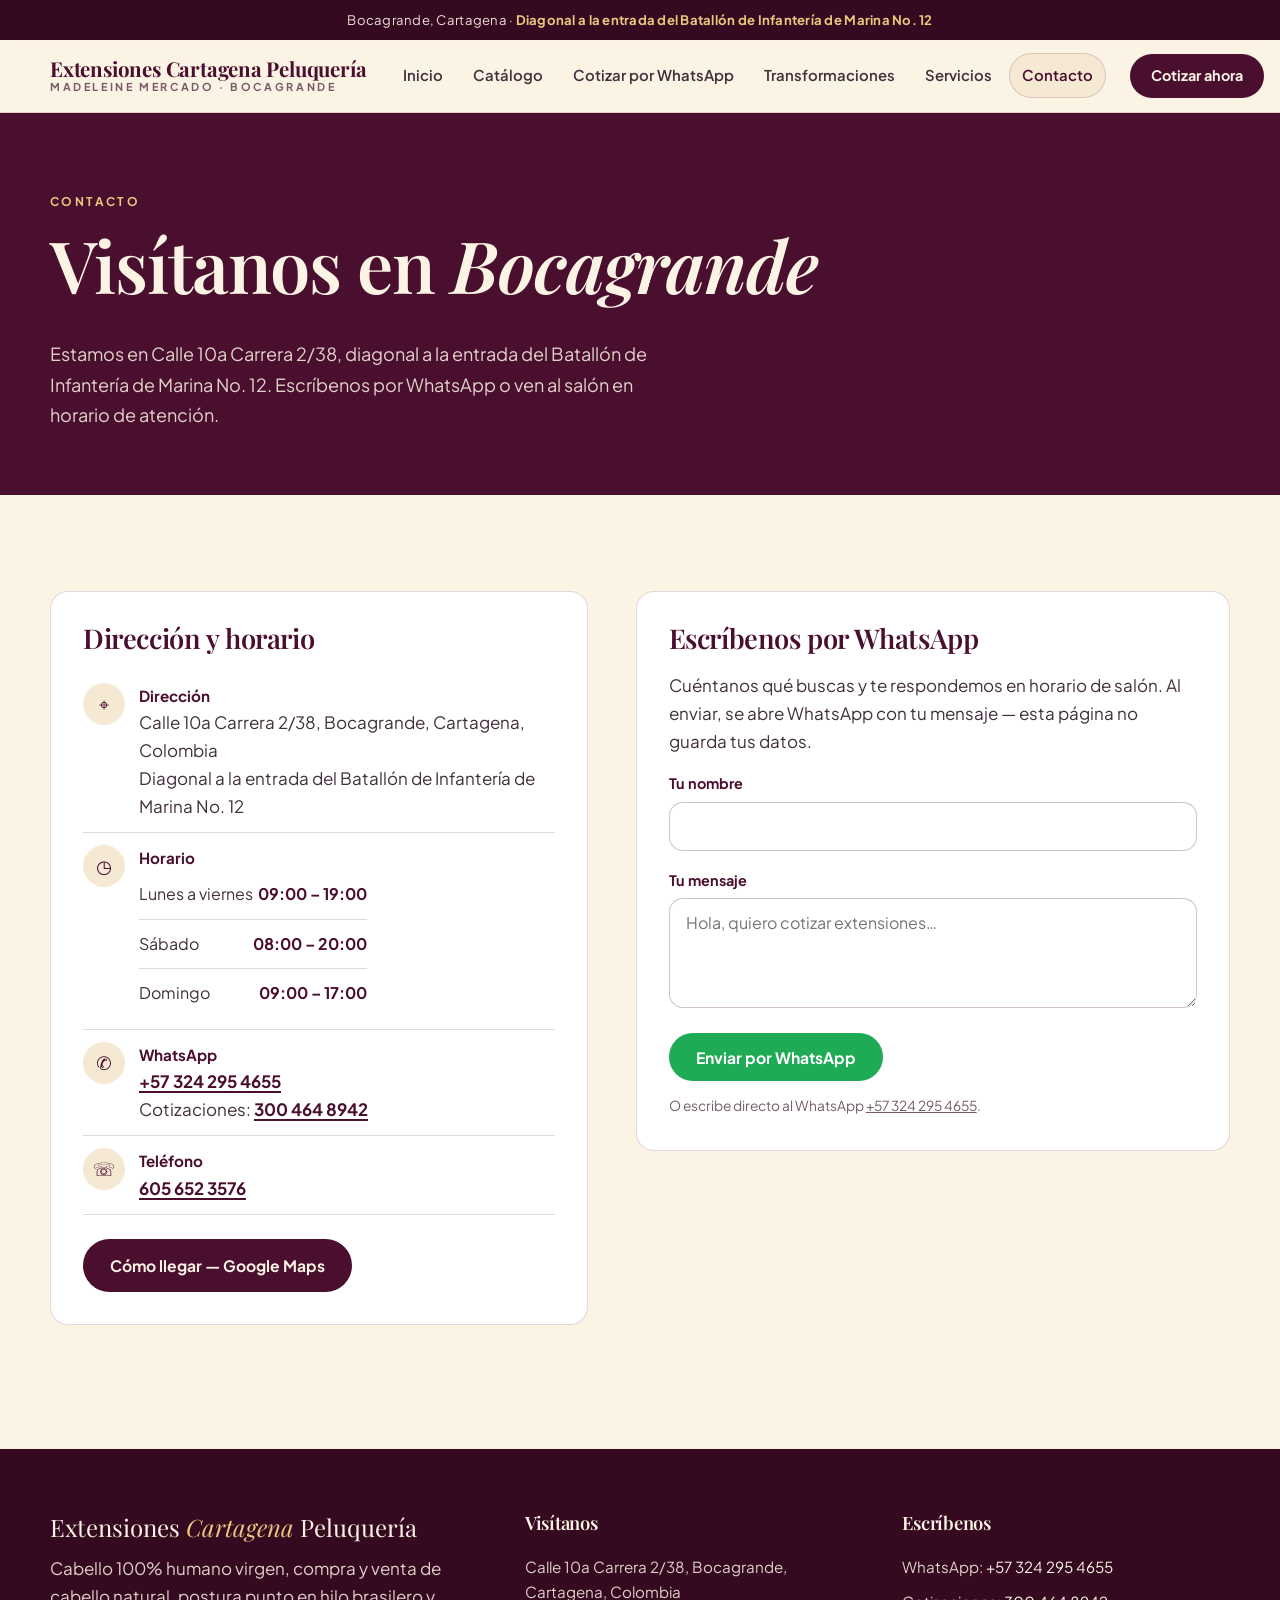
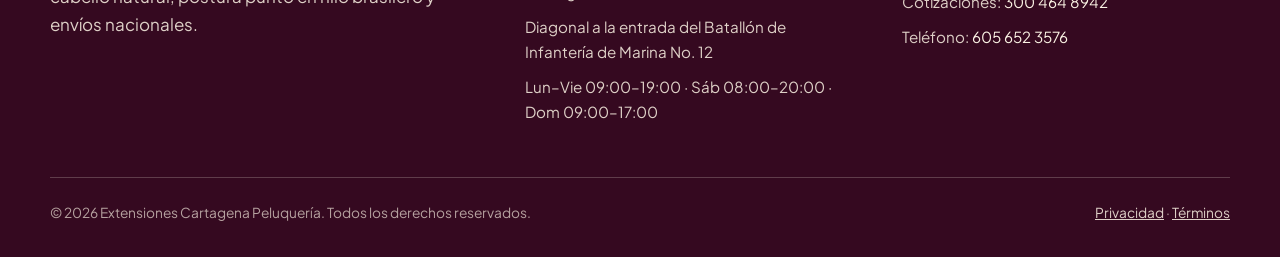
<file: contacto/index.html>
<!doctype html>
<html lang="es">
<head>
<meta charset="utf-8">
<meta name="viewport" content="width=device-width, initial-scale=1">
<title>Contacto — Extensiones Cartagena Peluquería</title>
<meta name="description" content="Visita Extensiones Cartagena Peluquería en Calle 10a Carrera 2/38, Bocagrande, Cartagena. WhatsApp +57 324 295 4655. Lunes a viernes 09:00–19:00, sábado 08:00–20:00, domingo 09:00–17:00.">
<script>document.documentElement.classList.add('js')</script>
<link rel="stylesheet" href="/assets/css/style.css">
</head>
<body>
<div class="topbar">Bocagrande, Cartagena · <strong>Diagonal a la entrada del Batallón de Infantería de Marina No. 12</strong></div>
<header class="site-header">
  <div class="container header-inner">
    <a class="brand" href="/">
      <span class="brand-name" data-business-name>Extensiones Cartagena Peluquería</span>
      <span class="brand-sub">Madeleine Mercado · Bocagrande</span>
    </a>
    <button class="nav-toggle" type="button" aria-expanded="false" aria-controls="main-nav" aria-label="Abrir menú"><span></span><span></span><span></span></button>
    <nav class="main-nav" id="main-nav" aria-label="Navegación principal">
      <ul>
        <li><a href="/">Inicio</a></li>
        <li><a href="/catalogo/">Catálogo</a></li>
        <li><a href="/cotiza/">Cotizar por WhatsApp</a></li>
        <li><a href="/transformaciones/">Transformaciones</a></li>
        <li><a href="/servicios/">Servicios</a></li>
        <li><a href="/contacto/" aria-current="page">Contacto</a></li>
      </ul>
    </nav>
    <a class="btn btn-plum btn-sm header-cta" href="https://wa.me/573242954655?text=Hola%2C%20quiero%20cotizar%20extensiones.">Cotizar ahora</a>
  </div>
</header>

<main>
  <section class="section section-plum" style="padding:72px 0 64px">
    <div class="container">
      <span class="eyebrow on-plum">Contacto</span>
      <h1>Visítanos en <em>Bocagrande</em></h1>
      <p class="lead" style="max-width:38rem">Estamos en Calle 10a Carrera 2/38, diagonal a la entrada del Batallón de Infantería de Marina No. 12. Escríbenos por WhatsApp o ven al salón en horario de atención.</p>
    </div>
  </section>

  <section class="section">
    <div class="container">
      <div class="split">
        <div class="reveal">
          <div class="info-panel" style="margin-bottom:28px">
            <h3>Dirección y horario</h3>
            <div class="contact-line">
              <span class="ic" aria-hidden="true">⌖</span>
              <div>
                <strong>Dirección</strong>
                Calle 10a Carrera 2/38, Bocagrande, Cartagena, Colombia<br>
                Diagonal a la entrada del Batallón de Infantería de Marina No. 12
              </div>
            </div>
            <div class="contact-line">
              <span class="ic" aria-hidden="true">◷</span>
              <div>
                <strong>Horario</strong>
                <table class="hours-table">
                  <tr><td>Lunes a viernes</td><td>09:00 – 19:00</td></tr>
                  <tr><td>Sábado</td><td>08:00 – 20:00</td></tr>
                  <tr><td>Domingo</td><td>09:00 – 17:00</td></tr>
                </table>
              </div>
            </div>
            <div class="contact-line">
              <span class="ic" aria-hidden="true">✆</span>
              <div>
                <strong>WhatsApp</strong>
                <a href="https://wa.me/573242954655">+57 324 295 4655</a><br>
                Cotizaciones: <a href="https://wa.me/573004648942">300 464 8942</a>
              </div>
            </div>
            <div class="contact-line">
              <span class="ic" aria-hidden="true">☏</span>
              <div>
                <strong>Teléfono</strong>
                <a href="tel:+576056523576">605 652 3576</a>
              </div>
            </div>
            <div style="margin-top:24px">
              <a class="btn btn-plum" href="https://www.google.com/maps/search/?api=1&amp;query=Calle+10a+Carrera+2%2F38%2C+Bocagrande%2C+Cartagena%2C+Colombia" target="_blank" rel="noopener">Cómo llegar — Google Maps</a>
            </div>
          </div>
        </div>

        <div class="reveal reveal-d1">
          <div class="info-panel">
            <h3>Escríbenos por WhatsApp</h3>
            <p>Cuéntanos qué buscas y te respondemos en horario de salón. Al enviar, se abre WhatsApp con tu mensaje — esta página no guarda tus datos.</p>
            <form class="wa-form" id="wa-form">
              <label for="wa-name">Tu nombre</label>
              <input type="text" id="wa-name" name="nombre" autocomplete="name" required>
              <label for="wa-message">Tu mensaje</label>
              <textarea id="wa-message" name="mensaje" required placeholder="Hola, quiero cotizar extensiones…"></textarea>
              <button type="submit" class="btn btn-wa">Enviar por WhatsApp</button>
              <p class="form-note">O escribe directo al WhatsApp <a href="https://wa.me/573242954655">+57 324 295 4655</a>.</p>
            </form>
          </div>
        </div>
      </div>
    </div>
  </section>
</main>

<footer class="site-footer">
  <div class="container">
    <div class="footer-grid">
      <div>
        <p class="footer-brand">Extensiones <em>Cartagena</em> Peluquería</p>
        <p>Cabello 100% humano virgen, compra y venta de cabello natural, postura punto en hilo brasilero y envíos nacionales.</p>
      </div>
      <div>
        <h3>Visítanos</h3>
        <ul>
          <li>Calle 10a Carrera 2/38, Bocagrande, Cartagena, Colombia</li>
          <li>Diagonal a la entrada del Batallón de Infantería de Marina No. 12</li>
          <li>Lun–Vie 09:00–19:00 · Sáb 08:00–20:00 · Dom 09:00–17:00</li>
        </ul>
      </div>
      <div>
        <h3>Escríbenos</h3>
        <ul>
          <li>WhatsApp: <a href="https://wa.me/573242954655">+57 324 295 4655</a></li>
          <li>Cotizaciones: <a href="https://wa.me/573004648942">300 464 8942</a></li>
          <li>Teléfono: <a href="tel:+576056523576">605 652 3576</a></li>
        </ul>
      </div>
    </div>
    <div class="footer-bottom">
      <span>© <span data-year>2026</span> <span data-business-name>Extensiones Cartagena Peluquería</span>. Todos los derechos reservados.</span>
      <span><a href="/privacidad/">Privacidad</a> · <a href="/terminos/">Términos</a></span>
    </div>
  </div>
</footer>
<a class="sticky-wa" href="https://wa.me/573242954655?text=Hola%2C%20quiero%20cotizar%20extensiones."><span class="wa-ic" aria-hidden="true">✆</span> WhatsApp</a>
<script src="/assets/js/main.js"></script>
</body>
</html>
</file>
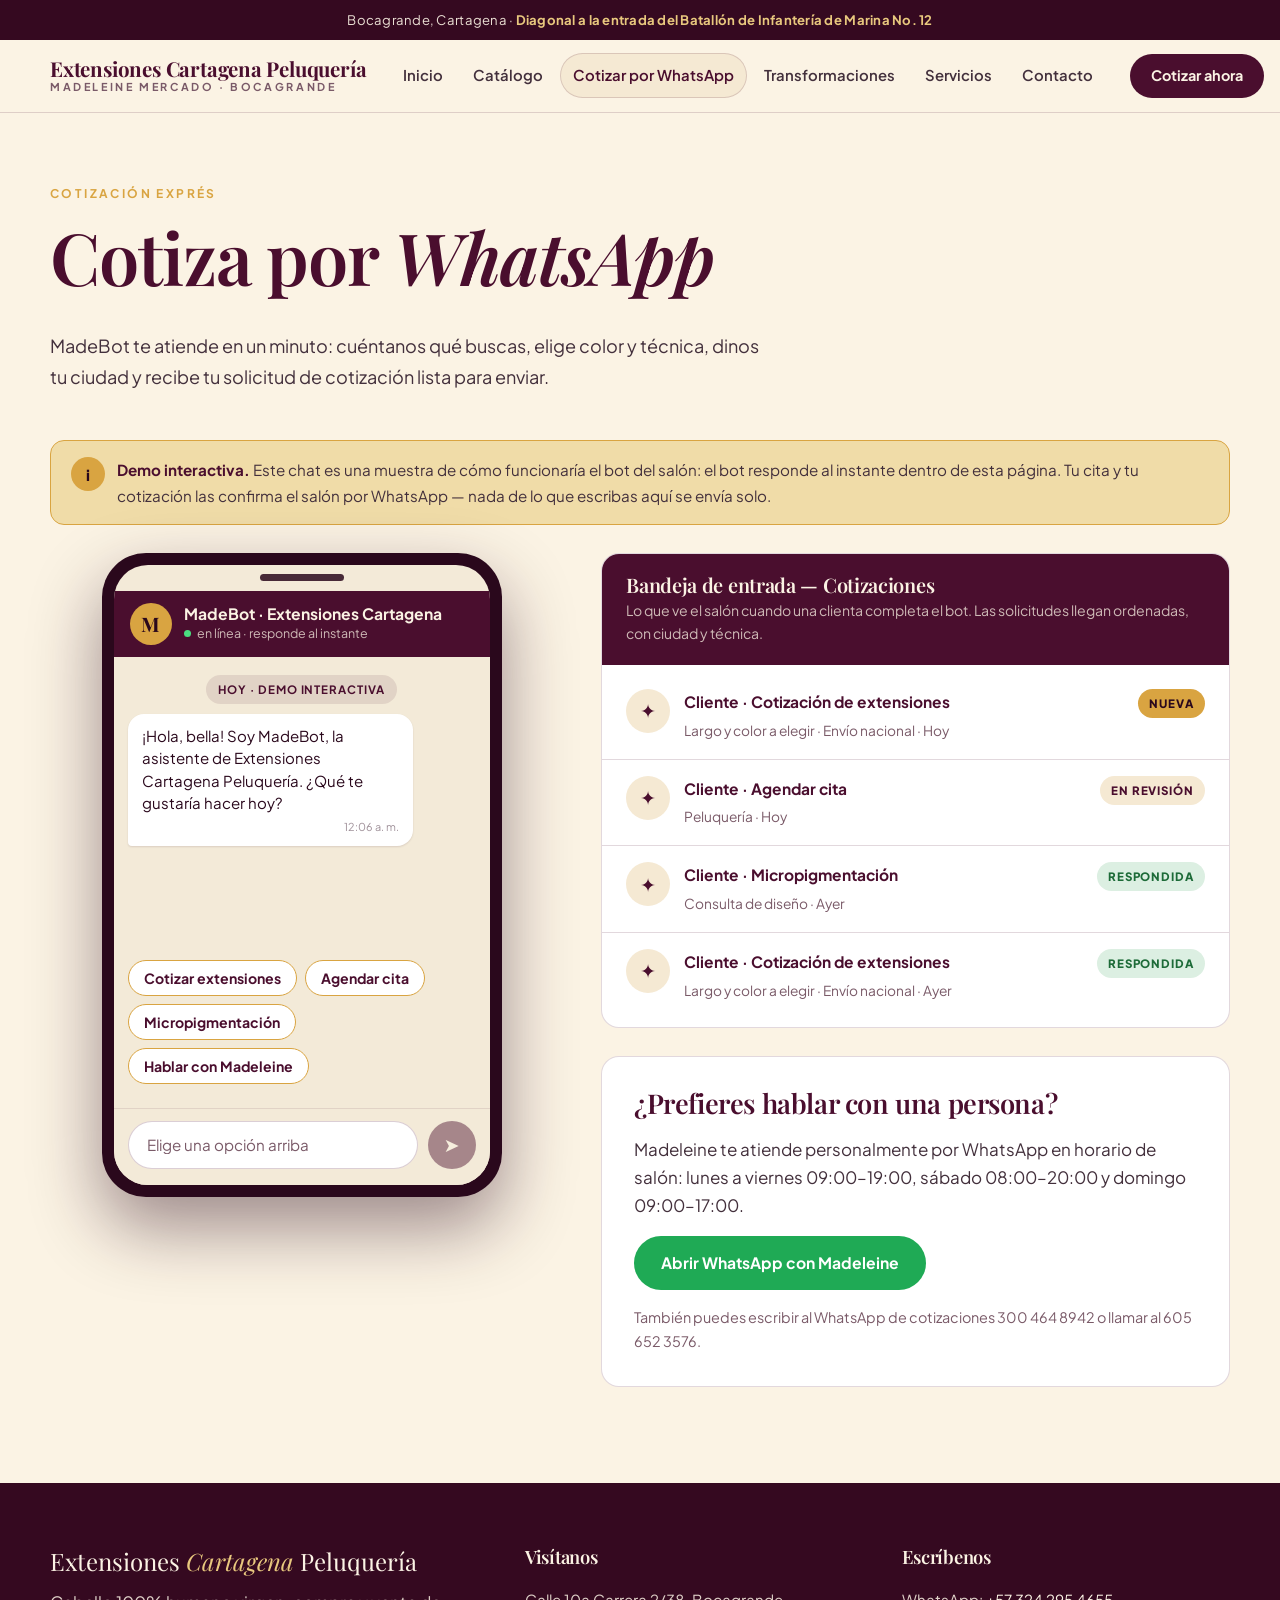
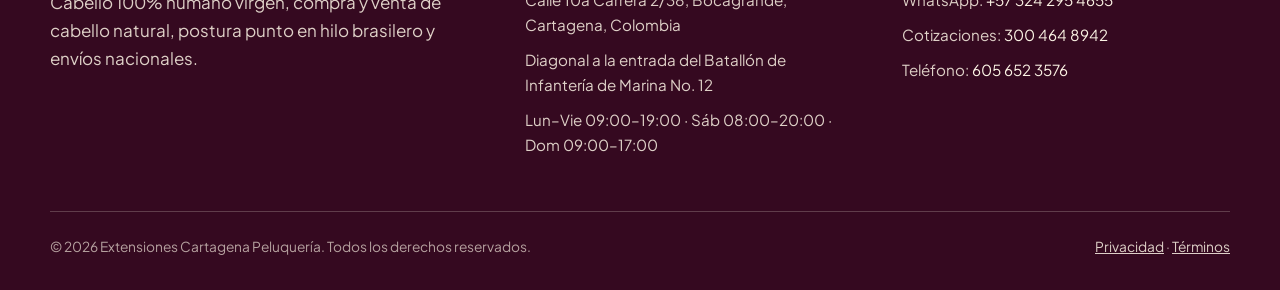
<file: cotiza/index.html>
<!doctype html>
<html lang="es">
<head>
<meta charset="utf-8">
<meta name="viewport" content="width=device-width, initial-scale=1">
<title>Cotiza por WhatsApp — Extensiones Cartagena Peluquería</title>
<meta name="description" content="Demo interactiva del bot de WhatsApp de Extensiones Cartagena Peluquería: cotiza extensiones, agenda tu cita o consulta la micropigmentación de cejas en un minuto.">
<script>document.documentElement.classList.add('js')</script>
<link rel="stylesheet" href="/assets/css/style.css">
</head>
<body>
<div class="topbar">Bocagrande, Cartagena · <strong>Diagonal a la entrada del Batallón de Infantería de Marina No. 12</strong></div>
<header class="site-header">
  <div class="container header-inner">
    <a class="brand" href="/">
      <span class="brand-name" data-business-name>Extensiones Cartagena Peluquería</span>
      <span class="brand-sub">Madeleine Mercado · Bocagrande</span>
    </a>
    <button class="nav-toggle" type="button" aria-expanded="false" aria-controls="main-nav" aria-label="Abrir menú"><span></span><span></span><span></span></button>
    <nav class="main-nav" id="main-nav" aria-label="Navegación principal">
      <ul>
        <li><a href="/">Inicio</a></li>
        <li><a href="/catalogo/">Catálogo</a></li>
        <li><a href="/cotiza/" aria-current="page">Cotizar por WhatsApp</a></li>
        <li><a href="/transformaciones/">Transformaciones</a></li>
        <li><a href="/servicios/">Servicios</a></li>
        <li><a href="/contacto/">Contacto</a></li>
      </ul>
    </nav>
    <a class="btn btn-plum btn-sm header-cta" href="https://wa.me/573242954655?text=Hola%2C%20quiero%20cotizar%20extensiones.">Cotizar ahora</a>
  </div>
</header>

<main>
  <section class="section" style="padding-top:64px">
    <div class="container">
      <div class="section-head reveal">
        <span class="eyebrow">Cotización exprés</span>
        <h1>Cotiza por <em>WhatsApp</em></h1>
        <p class="lead">MadeBot te atiende en un minuto: cuéntanos qué buscas, elige color y técnica, dinos tu ciudad y recibe tu solicitud de cotización lista para enviar.</p>
      </div>

      <div class="demo-banner reveal">
        <span class="demo-ic" aria-hidden="true">i</span>
        <p><strong>Demo interactiva.</strong> Este chat es una muestra de cómo funcionaría el bot del salón: el bot responde al instante dentro de esta página. Tu cita y tu cotización las confirma el salón por WhatsApp — nada de lo que escribas aquí se envía solo.</p>
      </div>

      <div class="split split-narrow">
        <!-- Phone with the live chat mock -->
        <div class="phone-wrap reveal">
          <div class="phone">
            <div class="phone-screen">
              <div class="phone-notch"></div>
              <div class="chat-header">
                <span class="chat-avatar" aria-hidden="true">M</span>
                <div class="chat-who">
                  <strong>MadeBot · Extensiones Cartagena</strong>
                  <span><span class="online-dot" aria-hidden="true"></span> en línea · responde al instante</span>
                </div>
              </div>
              <div class="chat-body" id="chat-body" aria-live="polite">
                <div class="chat-day">Hoy · Demo interactiva</div>
              </div>
              <div class="quick-replies" id="quick-replies"></div>
              <div class="chat-actions" id="chat-actions"></div>
              <form class="chat-input" id="chat-form">
                <label for="chat-input" class="sr-only" style="position:absolute;width:1px;height:1px;overflow:hidden;clip:rect(0 0 0 0)">Tu mensaje</label>
                <input type="text" id="chat-input" placeholder="Elige una opción arriba" autocomplete="off" disabled>
                <button type="submit" class="chat-send" id="chat-send" aria-label="Enviar mensaje" disabled>➤</button>
              </form>
            </div>
          </div>
        </div>

        <!-- What the salon sees -->
        <div class="reveal reveal-d1">
          <div class="inbox">
            <div class="inbox-head">
              <h3>Bandeja de entrada — Cotizaciones</h3>
              <p>Lo que ve el salón cuando una clienta completa el bot. Las solicitudes llegan ordenadas, con ciudad y técnica.</p>
            </div>
            <ul class="inbox-list" id="inbox-list">
              <li class="inbox-item">
                <span class="inbox-ic" aria-hidden="true">✦</span>
                <div>
                  <strong>Cliente · Cotización de extensiones</strong>
                  <span class="inbox-meta">Largo y color a elegir · Envío nacional · Hoy</span>
                </div>
                <span class="inbox-status new">Nueva</span>
              </li>
              <li class="inbox-item">
                <span class="inbox-ic" aria-hidden="true">✦</span>
                <div>
                  <strong>Cliente · Agendar cita</strong>
                  <span class="inbox-meta">Peluquería · Hoy</span>
                </div>
                <span class="inbox-status">En revisión</span>
              </li>
              <li class="inbox-item">
                <span class="inbox-ic" aria-hidden="true">✦</span>
                <div>
                  <strong>Cliente · Micropigmentación</strong>
                  <span class="inbox-meta">Consulta de diseño · Ayer</span>
                </div>
                <span class="inbox-status done">Respondida</span>
              </li>
              <li class="inbox-item">
                <span class="inbox-ic" aria-hidden="true">✦</span>
                <div>
                  <strong>Cliente · Cotización de extensiones</strong>
                  <span class="inbox-meta">Largo y color a elegir · Envío nacional · Ayer</span>
                </div>
                <span class="inbox-status done">Respondida</span>
              </li>
            </ul>
          </div>

          <div class="info-panel" style="margin-top:28px">
            <h3>¿Prefieres hablar con una persona?</h3>
            <p>Madeleine te atiende personalmente por WhatsApp en horario de salón: lunes a viernes 09:00–19:00, sábado 08:00–20:00 y domingo 09:00–17:00.</p>
            <a class="btn btn-wa" href="https://wa.me/573242954655?text=Hola%20Madeleine%2C%20quiero%20hablar%20contigo.">Abrir WhatsApp con Madeleine</a>
            <p style="margin-top:16px;font-size:.9rem;color:var(--muted)">También puedes escribir al WhatsApp de cotizaciones 300 464 8942 o llamar al 605 652 3576.</p>
          </div>
        </div>
      </div>
    </div>
  </section>
</main>

<footer class="site-footer">
  <div class="container">
    <div class="footer-grid">
      <div>
        <p class="footer-brand">Extensiones <em>Cartagena</em> Peluquería</p>
        <p>Cabello 100% humano virgen, compra y venta de cabello natural, postura punto en hilo brasilero y envíos nacionales.</p>
      </div>
      <div>
        <h3>Visítanos</h3>
        <ul>
          <li>Calle 10a Carrera 2/38, Bocagrande, Cartagena, Colombia</li>
          <li>Diagonal a la entrada del Batallón de Infantería de Marina No. 12</li>
          <li>Lun–Vie 09:00–19:00 · Sáb 08:00–20:00 · Dom 09:00–17:00</li>
        </ul>
      </div>
      <div>
        <h3>Escríbenos</h3>
        <ul>
          <li>WhatsApp: <a href="https://wa.me/573242954655">+57 324 295 4655</a></li>
          <li>Cotizaciones: <a href="https://wa.me/573004648942">300 464 8942</a></li>
          <li>Teléfono: <a href="tel:+576056523576">605 652 3576</a></li>
        </ul>
      </div>
    </div>
    <div class="footer-bottom">
      <span>© <span data-year>2026</span> <span data-business-name>Extensiones Cartagena Peluquería</span>. Todos los derechos reservados.</span>
      <span><a href="/privacidad/">Privacidad</a> · <a href="/terminos/">Términos</a></span>
    </div>
  </div>
</footer>
<a class="sticky-wa" href="https://wa.me/573242954655?text=Hola%2C%20quiero%20cotizar%20extensiones."><span class="wa-ic" aria-hidden="true">✆</span> WhatsApp</a>
<script src="/assets/js/main.js"></script>
<script src="/assets/js/chat.js"></script>
</body>
</html>
</file>
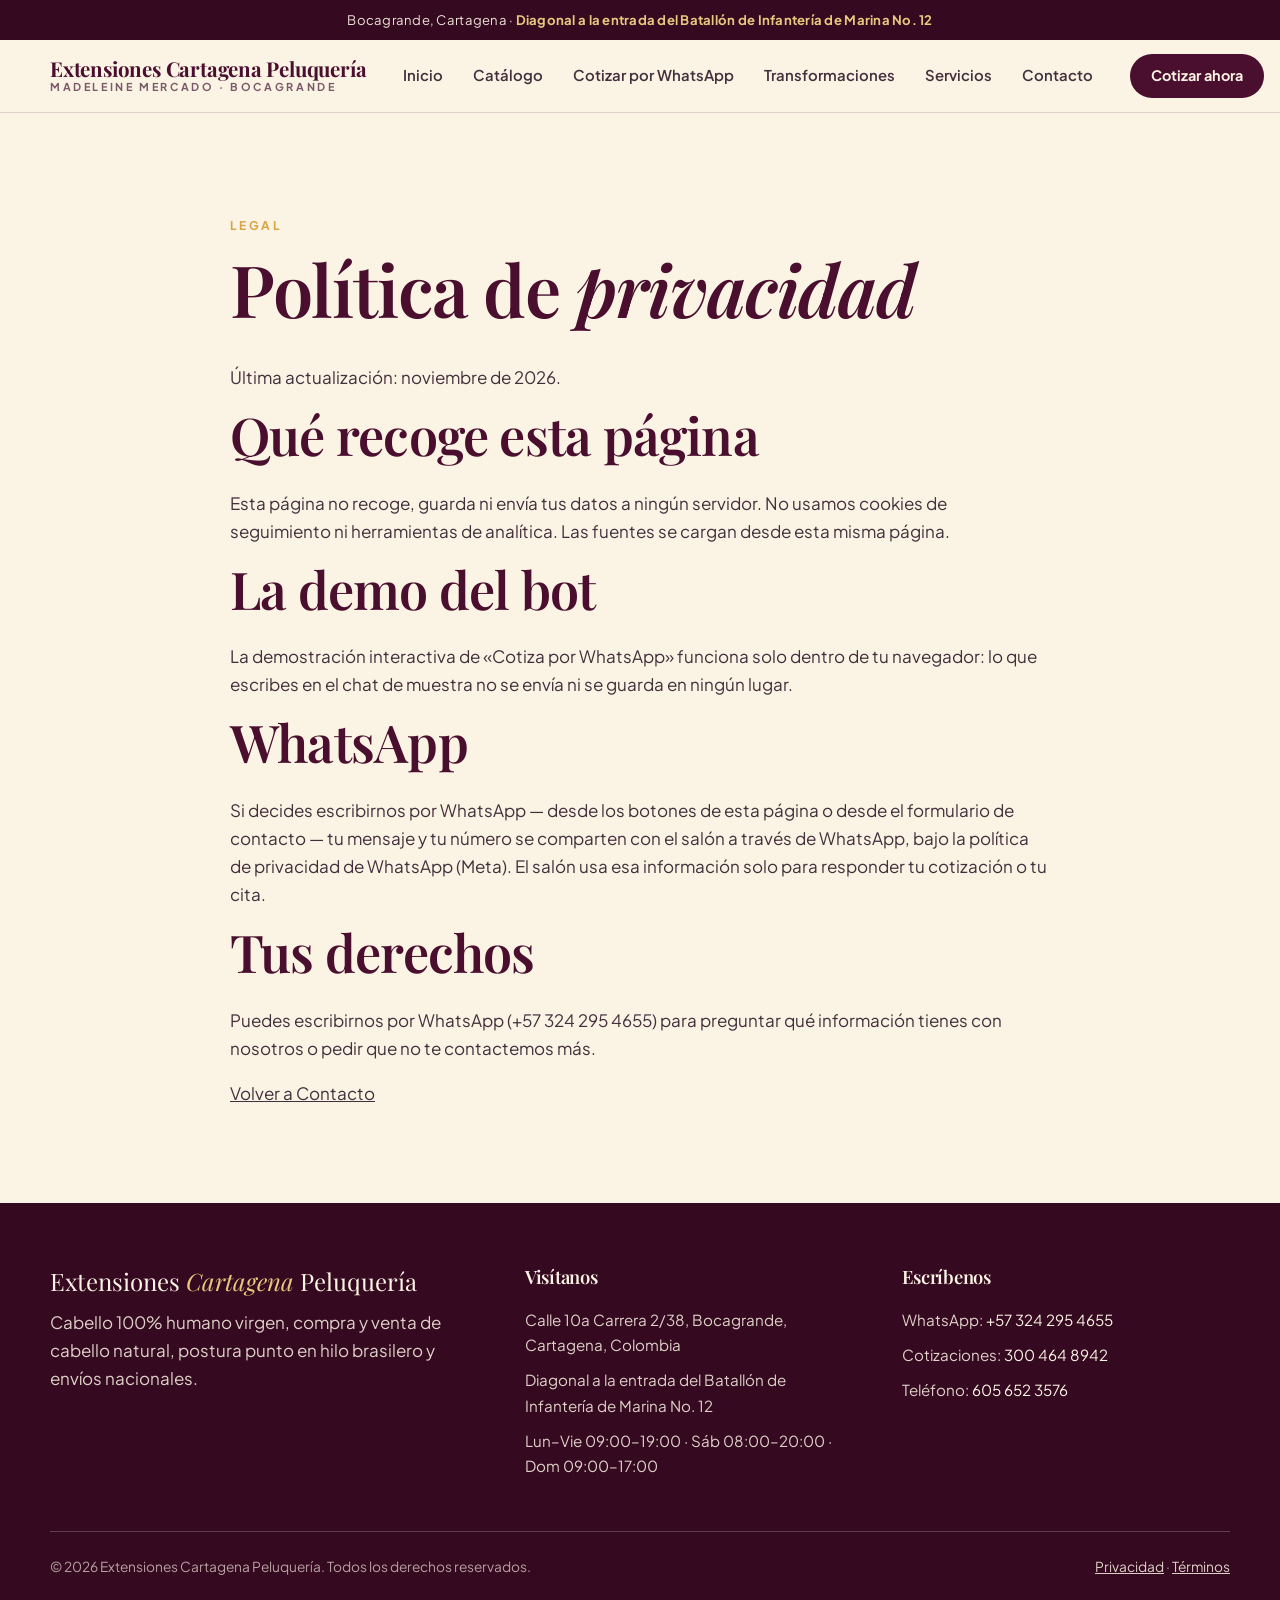
<file: privacidad/index.html>
<!doctype html>
<html lang="es">
<head>
<meta charset="utf-8">
<meta name="viewport" content="width=device-width, initial-scale=1">
<title>Privacidad — Extensiones Cartagena Peluquería</title>
<meta name="description" content="Política de privacidad de Extensiones Cartagena Peluquería: qué datos se recogen y por qué.">
<script>document.documentElement.classList.add('js')</script>
<link rel="stylesheet" href="/assets/css/style.css">
</head>
<body>
<div class="topbar">Bocagrande, Cartagena · <strong>Diagonal a la entrada del Batallón de Infantería de Marina No. 12</strong></div>
<header class="site-header">
  <div class="container header-inner">
    <a class="brand" href="/">
      <span class="brand-name" data-business-name>Extensiones Cartagena Peluquería</span>
      <span class="brand-sub">Madeleine Mercado · Bocagrande</span>
    </a>
    <button class="nav-toggle" type="button" aria-expanded="false" aria-controls="main-nav" aria-label="Abrir menú"><span></span><span></span><span></span></button>
    <nav class="main-nav" id="main-nav" aria-label="Navegación principal">
      <ul>
        <li><a href="/">Inicio</a></li>
        <li><a href="/catalogo/">Catálogo</a></li>
        <li><a href="/cotiza/">Cotizar por WhatsApp</a></li>
        <li><a href="/transformaciones/">Transformaciones</a></li>
        <li><a href="/servicios/">Servicios</a></li>
        <li><a href="/contacto/">Contacto</a></li>
      </ul>
    </nav>
    <a class="btn btn-plum btn-sm header-cta" href="https://wa.me/573242954655?text=Hola%2C%20quiero%20cotizar%20extensiones.">Cotizar ahora</a>
  </div>
</header>

<main>
  <section class="section">
    <div class="container-narrow">
      <span class="eyebrow">Legal</span>
      <h1>Política de <em>privacidad</em></h1>
      <p>Última actualización: noviembre de 2026.</p>
      <h2>Qué recoge esta página</h2>
      <p>Esta página no recoge, guarda ni envía tus datos a ningún servidor. No usamos cookies de seguimiento ni herramientas de analítica. Las fuentes se cargan desde esta misma página.</p>
      <h2>La demo del bot</h2>
      <p>La demostración interactiva de «Cotiza por WhatsApp» funciona solo dentro de tu navegador: lo que escribes en el chat de muestra no se envía ni se guarda en ningún lugar.</p>
      <h2>WhatsApp</h2>
      <p>Si decides escribirnos por WhatsApp — desde los botones de esta página o desde el formulario de contacto — tu mensaje y tu número se comparten con el salón a través de WhatsApp, bajo la política de privacidad de WhatsApp (Meta). El salón usa esa información solo para responder tu cotización o tu cita.</p>
      <h2>Tus derechos</h2>
      <p>Puedes escribirnos por WhatsApp (+57 324 295 4655) para preguntar qué información tienes con nosotros o pedir que no te contactemos más.</p>
      <p><a href="/contacto/">Volver a Contacto</a></p>
    </div>
  </section>
</main>

<footer class="site-footer">
  <div class="container">
    <div class="footer-grid">
      <div>
        <p class="footer-brand">Extensiones <em>Cartagena</em> Peluquería</p>
        <p>Cabello 100% humano virgen, compra y venta de cabello natural, postura punto en hilo brasilero y envíos nacionales.</p>
      </div>
      <div>
        <h3>Visítanos</h3>
        <ul>
          <li>Calle 10a Carrera 2/38, Bocagrande, Cartagena, Colombia</li>
          <li>Diagonal a la entrada del Batallón de Infantería de Marina No. 12</li>
          <li>Lun–Vie 09:00–19:00 · Sáb 08:00–20:00 · Dom 09:00–17:00</li>
        </ul>
      </div>
      <div>
        <h3>Escríbenos</h3>
        <ul>
          <li>WhatsApp: <a href="https://wa.me/573242954655">+57 324 295 4655</a></li>
          <li>Cotizaciones: <a href="https://wa.me/573004648942">300 464 8942</a></li>
          <li>Teléfono: <a href="tel:+576056523576">605 652 3576</a></li>
        </ul>
      </div>
    </div>
    <div class="footer-bottom">
      <span>© <span data-year>2026</span> <span data-business-name>Extensiones Cartagena Peluquería</span>. Todos los derechos reservados.</span>
      <span><a href="/privacidad/">Privacidad</a> · <a href="/terminos/">Términos</a></span>
    </div>
  </div>
</footer>
<a class="sticky-wa" href="https://wa.me/573242954655?text=Hola%2C%20quiero%20cotizar%20extensiones."><span class="wa-ic" aria-hidden="true">✆</span> WhatsApp</a>
<script src="/assets/js/main.js"></script>
</body>
</html>
</file>
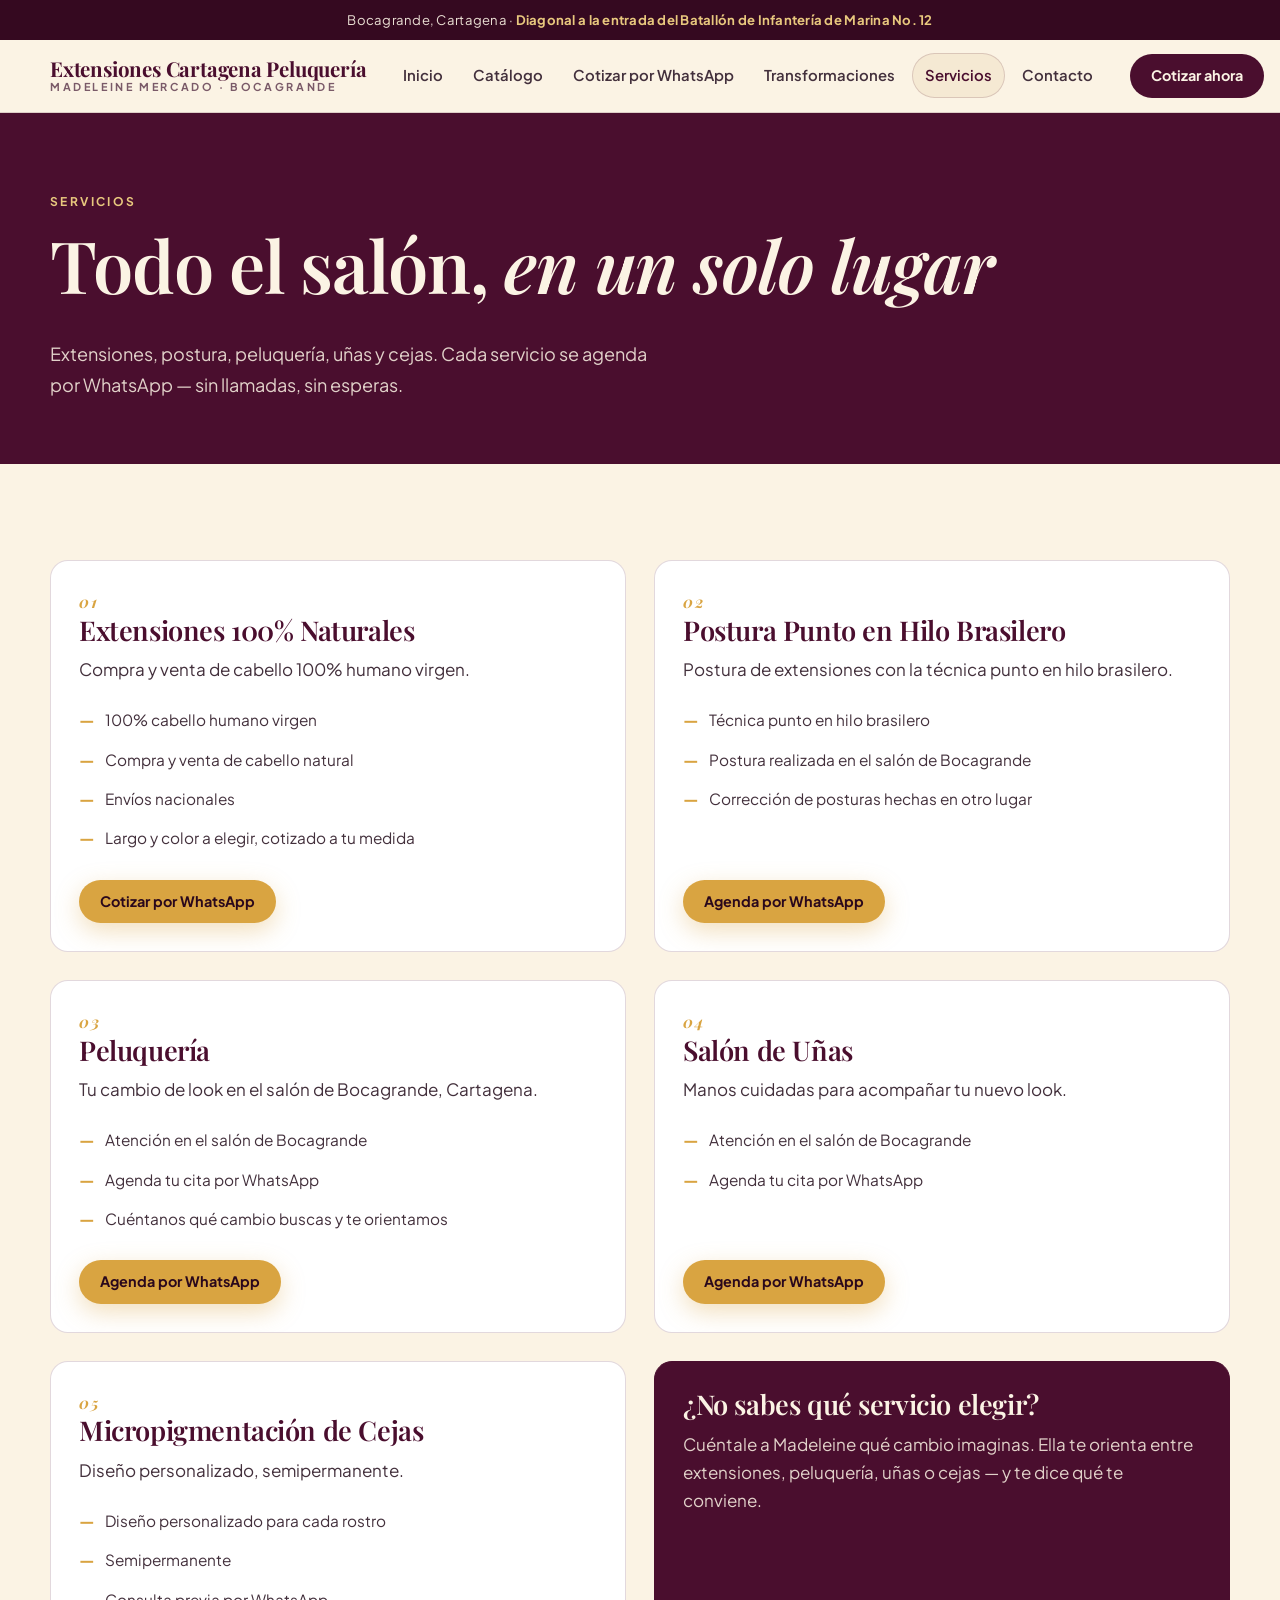
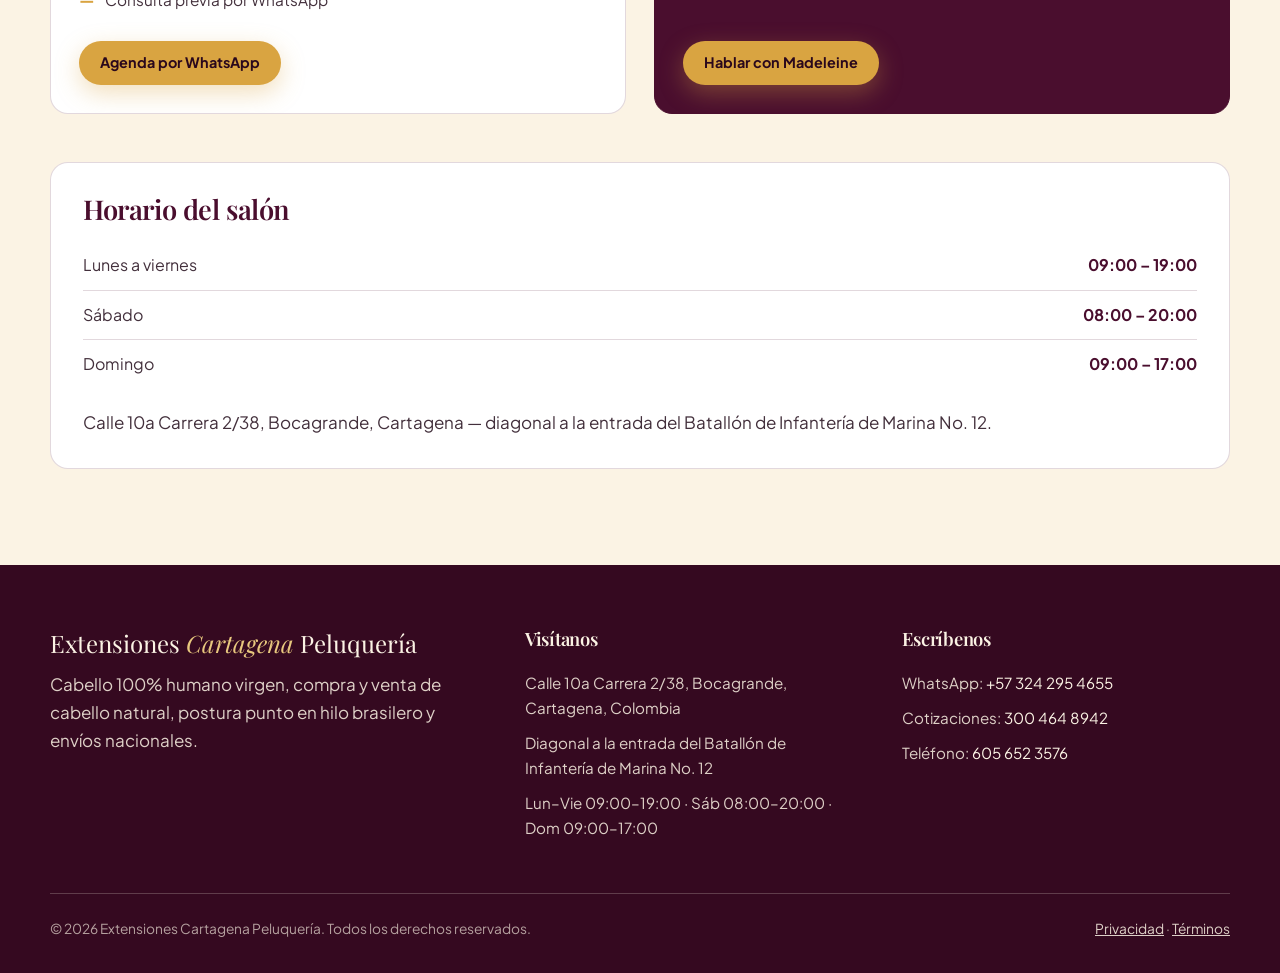
<file: servicios/index.html>
<!doctype html>
<html lang="es">
<head>
<meta charset="utf-8">
<meta name="viewport" content="width=device-width, initial-scale=1">
<title>Servicios — Extensiones Cartagena Peluquería</title>
<meta name="description" content="Servicios de Extensiones Cartagena Peluquería en Bocagrande: extensiones 100% naturales, postura punto en hilo brasilero, peluquería, salón de uñas y micropigmentación de cejas.">
<script>document.documentElement.classList.add('js')</script>
<link rel="stylesheet" href="/assets/css/style.css">
</head>
<body>
<div class="topbar">Bocagrande, Cartagena · <strong>Diagonal a la entrada del Batallón de Infantería de Marina No. 12</strong></div>
<header class="site-header">
  <div class="container header-inner">
    <a class="brand" href="/">
      <span class="brand-name" data-business-name>Extensiones Cartagena Peluquería</span>
      <span class="brand-sub">Madeleine Mercado · Bocagrande</span>
    </a>
    <button class="nav-toggle" type="button" aria-expanded="false" aria-controls="main-nav" aria-label="Abrir menú"><span></span><span></span><span></span></button>
    <nav class="main-nav" id="main-nav" aria-label="Navegación principal">
      <ul>
        <li><a href="/">Inicio</a></li>
        <li><a href="/catalogo/">Catálogo</a></li>
        <li><a href="/cotiza/">Cotizar por WhatsApp</a></li>
        <li><a href="/transformaciones/">Transformaciones</a></li>
        <li><a href="/servicios/" aria-current="page">Servicios</a></li>
        <li><a href="/contacto/">Contacto</a></li>
      </ul>
    </nav>
    <a class="btn btn-plum btn-sm header-cta" href="https://wa.me/573242954655?text=Hola%2C%20quiero%20cotizar%20extensiones.">Cotizar ahora</a>
  </div>
</header>

<main>
  <section class="section section-plum" style="padding:72px 0 64px">
    <div class="container">
      <span class="eyebrow on-plum">Servicios</span>
      <h1>Todo el salón, <em>en un solo lugar</em></h1>
      <p class="lead" style="max-width:38rem">Extensiones, postura, peluquería, uñas y cejas. Cada servicio se agenda por WhatsApp — sin llamadas, sin esperas.</p>
    </div>
  </section>

  <section class="section">
    <div class="container">
      <div class="card-grid cols-2">
        <article class="card reveal">
          <div class="card-body">
            <span class="service-num">01</span>
            <h3>Extensiones 100% Naturales</h3>
            <p>Compra y venta de cabello 100% humano virgen.</p>
            <ul class="service-list">
              <li>100% cabello humano virgen</li>
              <li>Compra y venta de cabello natural</li>
              <li>Envíos nacionales</li>
              <li>Largo y color a elegir, cotizado a tu medida</li>
            </ul>
            <a class="btn btn-gold btn-sm" href="/cotiza/?flow=quote">Cotizar por WhatsApp</a>
          </div>
        </article>

        <article class="card reveal reveal-d1">
          <div class="card-body">
            <span class="service-num">02</span>
            <h3>Postura Punto en Hilo Brasilero</h3>
            <p>Postura de extensiones con la técnica punto en hilo brasilero.</p>
            <ul class="service-list">
              <li>Técnica punto en hilo brasilero</li>
              <li>Postura realizada en el salón de Bocagrande</li>
              <li>Corrección de posturas hechas en otro lugar</li>
            </ul>
            <a class="btn btn-gold btn-sm" href="/cotiza/?flow=appointment">Agenda por WhatsApp</a>
          </div>
        </article>

        <article class="card reveal">
          <div class="card-body">
            <span class="service-num">03</span>
            <h3>Peluquería</h3>
            <p>Tu cambio de look en el salón de Bocagrande, Cartagena.</p>
            <ul class="service-list">
              <li>Atención en el salón de Bocagrande</li>
              <li>Agenda tu cita por WhatsApp</li>
              <li>Cuéntanos qué cambio buscas y te orientamos</li>
            </ul>
            <a class="btn btn-gold btn-sm" href="/cotiza/?flow=appointment">Agenda por WhatsApp</a>
          </div>
        </article>

        <article class="card reveal reveal-d1">
          <div class="card-body">
            <span class="service-num">04</span>
            <h3>Salón de Uñas</h3>
            <p>Manos cuidadas para acompañar tu nuevo look.</p>
            <ul class="service-list">
              <li>Atención en el salón de Bocagrande</li>
              <li>Agenda tu cita por WhatsApp</li>
            </ul>
            <a class="btn btn-gold btn-sm" href="/cotiza/?flow=appointment">Agenda por WhatsApp</a>
          </div>
        </article>

        <article class="card reveal">
          <div class="card-body">
            <span class="service-num">05</span>
            <h3>Micropigmentación de Cejas</h3>
            <p>Diseño personalizado, semipermanente.</p>
            <ul class="service-list">
              <li>Diseño personalizado para cada rostro</li>
              <li>Semipermanente</li>
              <li>Consulta previa por WhatsApp</li>
            </ul>
            <a class="btn btn-gold btn-sm" href="/cotiza/?flow=brows">Agenda por WhatsApp</a>
          </div>
        </article>

        <article class="card reveal reveal-d1" style="background:var(--plum);border-color:var(--plum)">
          <div class="card-body">
            <h3 style="color:var(--cream)">¿No sabes qué servicio elegir?</h3>
            <p style="color:rgba(251,243,228,.85)">Cuéntale a Madeleine qué cambio imaginas. Ella te orienta entre extensiones, peluquería, uñas o cejas — y te dice qué te conviene.</p>
            <a class="btn btn-gold btn-sm" href="https://wa.me/573242954655?text=Hola%20Madeleine%2C%20no%20s%C3%A9%20qu%C3%A9%20servicio%20elegir.">Hablar con Madeleine</a>
          </div>
        </article>
      </div>

      <div class="info-panel reveal" style="margin-top:48px">
        <h3>Horario del salón</h3>
        <table class="hours-table">
          <tr><td>Lunes a viernes</td><td>09:00 – 19:00</td></tr>
          <tr><td>Sábado</td><td>08:00 – 20:00</td></tr>
          <tr><td>Domingo</td><td>09:00 – 17:00</td></tr>
        </table>
        <p style="margin-top:20px">Calle 10a Carrera 2/38, Bocagrande, Cartagena — diagonal a la entrada del Batallón de Infantería de Marina No. 12.</p>
      </div>
    </div>
  </section>
</main>

<footer class="site-footer">
  <div class="container">
    <div class="footer-grid">
      <div>
        <p class="footer-brand">Extensiones <em>Cartagena</em> Peluquería</p>
        <p>Cabello 100% humano virgen, compra y venta de cabello natural, postura punto en hilo brasilero y envíos nacionales.</p>
      </div>
      <div>
        <h3>Visítanos</h3>
        <ul>
          <li>Calle 10a Carrera 2/38, Bocagrande, Cartagena, Colombia</li>
          <li>Diagonal a la entrada del Batallón de Infantería de Marina No. 12</li>
          <li>Lun–Vie 09:00–19:00 · Sáb 08:00–20:00 · Dom 09:00–17:00</li>
        </ul>
      </div>
      <div>
        <h3>Escríbenos</h3>
        <ul>
          <li>WhatsApp: <a href="https://wa.me/573242954655">+57 324 295 4655</a></li>
          <li>Cotizaciones: <a href="https://wa.me/573004648942">300 464 8942</a></li>
          <li>Teléfono: <a href="tel:+576056523576">605 652 3576</a></li>
        </ul>
      </div>
    </div>
    <div class="footer-bottom">
      <span>© <span data-year>2026</span> <span data-business-name>Extensiones Cartagena Peluquería</span>. Todos los derechos reservados.</span>
      <span><a href="/privacidad/">Privacidad</a> · <a href="/terminos/">Términos</a></span>
    </div>
  </div>
</footer>
<a class="sticky-wa" href="https://wa.me/573242954655?text=Hola%2C%20quiero%20cotizar%20extensiones."><span class="wa-ic" aria-hidden="true">✆</span> WhatsApp</a>
<script src="/assets/js/main.js"></script>
</body>
</html>
</file>
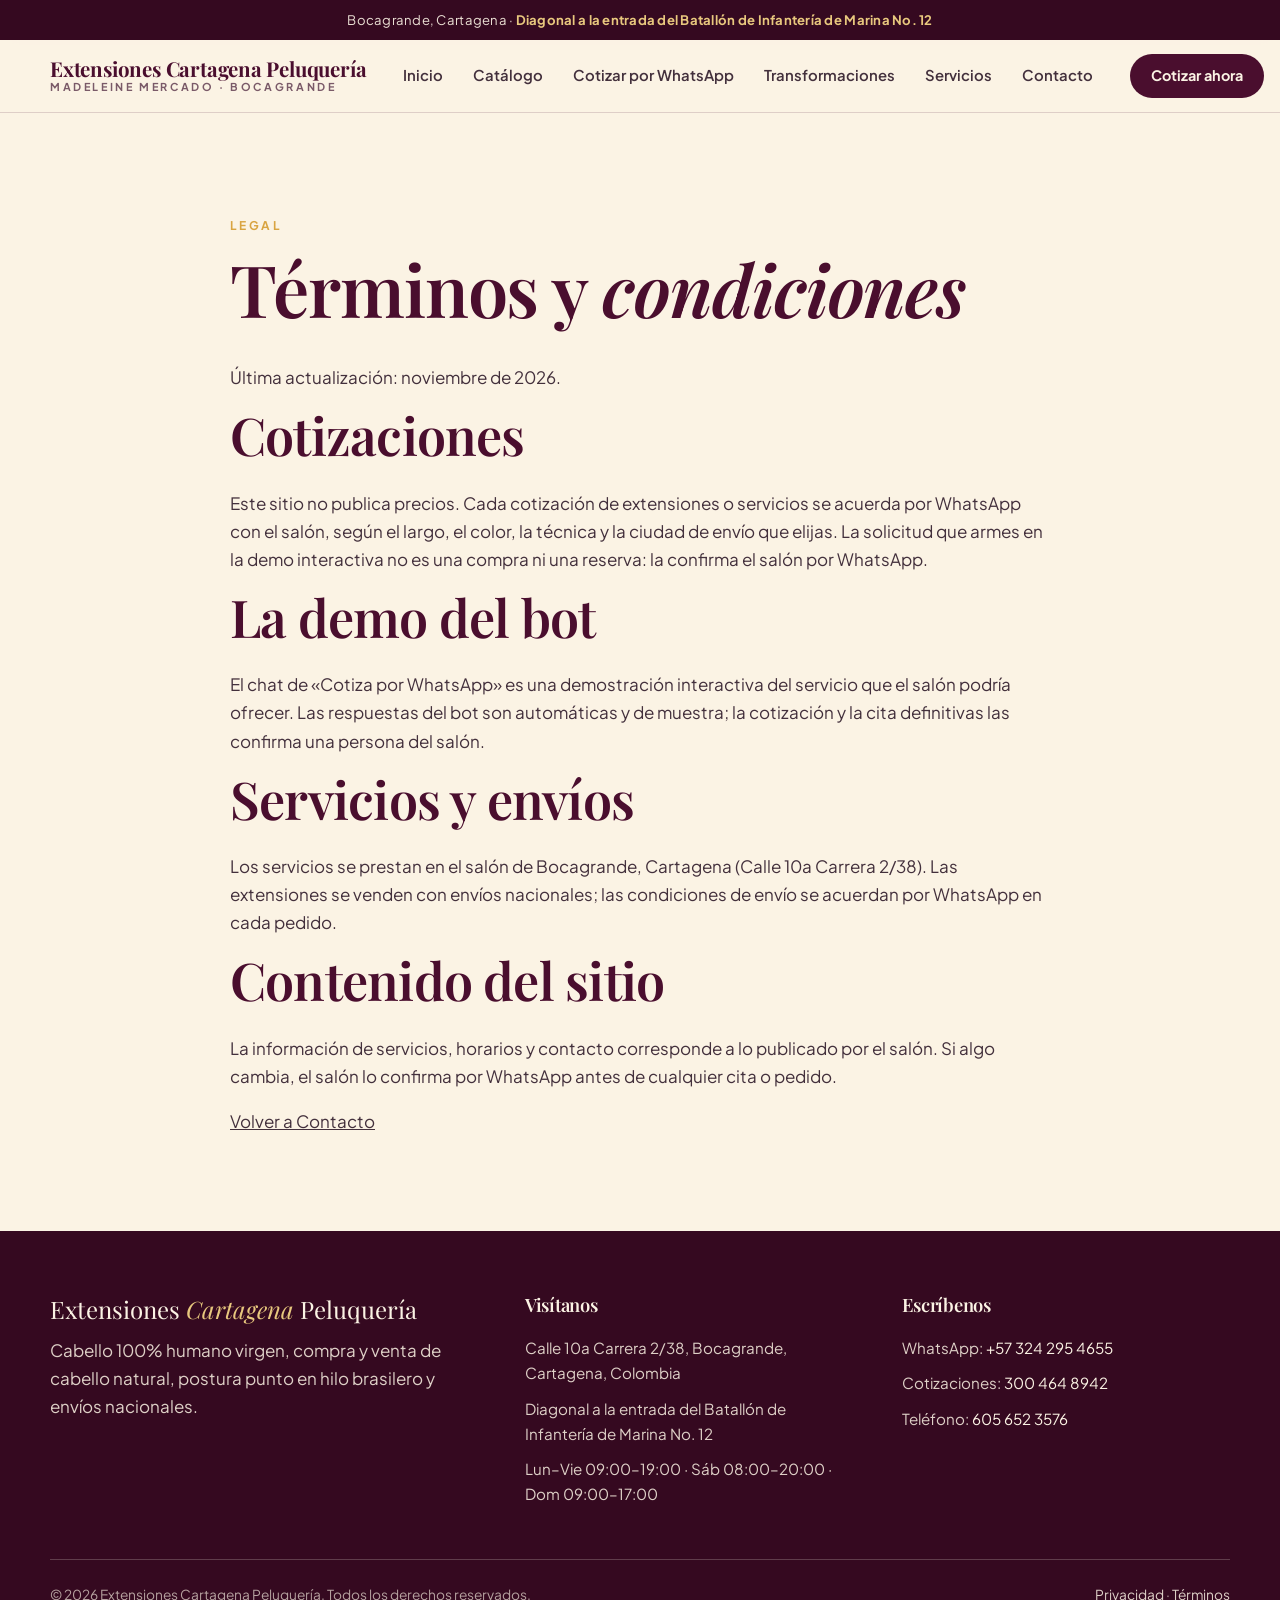
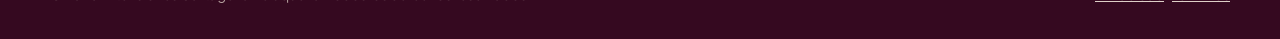
<file: terminos/index.html>
<!doctype html>
<html lang="es">
<head>
<meta charset="utf-8">
<meta name="viewport" content="width=device-width, initial-scale=1">
<title>Términos — Extensiones Cartagena Peluquería</title>
<meta name="description" content="Términos de uso del sitio de Extensiones Cartagena Peluquería: cotizaciones por WhatsApp, precios y servicios.">
<script>document.documentElement.classList.add('js')</script>
<link rel="stylesheet" href="/assets/css/style.css">
</head>
<body>
<div class="topbar">Bocagrande, Cartagena · <strong>Diagonal a la entrada del Batallón de Infantería de Marina No. 12</strong></div>
<header class="site-header">
  <div class="container header-inner">
    <a class="brand" href="/">
      <span class="brand-name" data-business-name>Extensiones Cartagena Peluquería</span>
      <span class="brand-sub">Madeleine Mercado · Bocagrande</span>
    </a>
    <button class="nav-toggle" type="button" aria-expanded="false" aria-controls="main-nav" aria-label="Abrir menú"><span></span><span></span><span></span></button>
    <nav class="main-nav" id="main-nav" aria-label="Navegación principal">
      <ul>
        <li><a href="/">Inicio</a></li>
        <li><a href="/catalogo/">Catálogo</a></li>
        <li><a href="/cotiza/">Cotizar por WhatsApp</a></li>
        <li><a href="/transformaciones/">Transformaciones</a></li>
        <li><a href="/servicios/">Servicios</a></li>
        <li><a href="/contacto/">Contacto</a></li>
      </ul>
    </nav>
    <a class="btn btn-plum btn-sm header-cta" href="https://wa.me/573242954655?text=Hola%2C%20quiero%20cotizar%20extensiones.">Cotizar ahora</a>
  </div>
</header>

<main>
  <section class="section">
    <div class="container-narrow">
      <span class="eyebrow">Legal</span>
      <h1>Términos y <em>condiciones</em></h1>
      <p>Última actualización: noviembre de 2026.</p>
      <h2>Cotizaciones</h2>
      <p>Este sitio no publica precios. Cada cotización de extensiones o servicios se acuerda por WhatsApp con el salón, según el largo, el color, la técnica y la ciudad de envío que elijas. La solicitud que armes en la demo interactiva no es una compra ni una reserva: la confirma el salón por WhatsApp.</p>
      <h2>La demo del bot</h2>
      <p>El chat de «Cotiza por WhatsApp» es una demostración interactiva del servicio que el salón podría ofrecer. Las respuestas del bot son automáticas y de muestra; la cotización y la cita definitivas las confirma una persona del salón.</p>
      <h2>Servicios y envíos</h2>
      <p>Los servicios se prestan en el salón de Bocagrande, Cartagena (Calle 10a Carrera 2/38). Las extensiones se venden con envíos nacionales; las condiciones de envío se acuerdan por WhatsApp en cada pedido.</p>
      <h2>Contenido del sitio</h2>
      <p>La información de servicios, horarios y contacto corresponde a lo publicado por el salón. Si algo cambia, el salón lo confirma por WhatsApp antes de cualquier cita o pedido.</p>
      <p><a href="/contacto/">Volver a Contacto</a></p>
    </div>
  </section>
</main>

<footer class="site-footer">
  <div class="container">
    <div class="footer-grid">
      <div>
        <p class="footer-brand">Extensiones <em>Cartagena</em> Peluquería</p>
        <p>Cabello 100% humano virgen, compra y venta de cabello natural, postura punto en hilo brasilero y envíos nacionales.</p>
      </div>
      <div>
        <h3>Visítanos</h3>
        <ul>
          <li>Calle 10a Carrera 2/38, Bocagrande, Cartagena, Colombia</li>
          <li>Diagonal a la entrada del Batallón de Infantería de Marina No. 12</li>
          <li>Lun–Vie 09:00–19:00 · Sáb 08:00–20:00 · Dom 09:00–17:00</li>
        </ul>
      </div>
      <div>
        <h3>Escríbenos</h3>
        <ul>
          <li>WhatsApp: <a href="https://wa.me/573242954655">+57 324 295 4655</a></li>
          <li>Cotizaciones: <a href="https://wa.me/573004648942">300 464 8942</a></li>
          <li>Teléfono: <a href="tel:+576056523576">605 652 3576</a></li>
        </ul>
      </div>
    </div>
    <div class="footer-bottom">
      <span>© <span data-year>2026</span> <span data-business-name>Extensiones Cartagena Peluquería</span>. Todos los derechos reservados.</span>
      <span><a href="/privacidad/">Privacidad</a> · <a href="/terminos/">Términos</a></span>
    </div>
  </div>
</footer>
<a class="sticky-wa" href="https://wa.me/573242954655?text=Hola%2C%20quiero%20cotizar%20extensiones."><span class="wa-ic" aria-hidden="true">✆</span> WhatsApp</a>
<script src="/assets/js/main.js"></script>
</body>
</html>
</file>
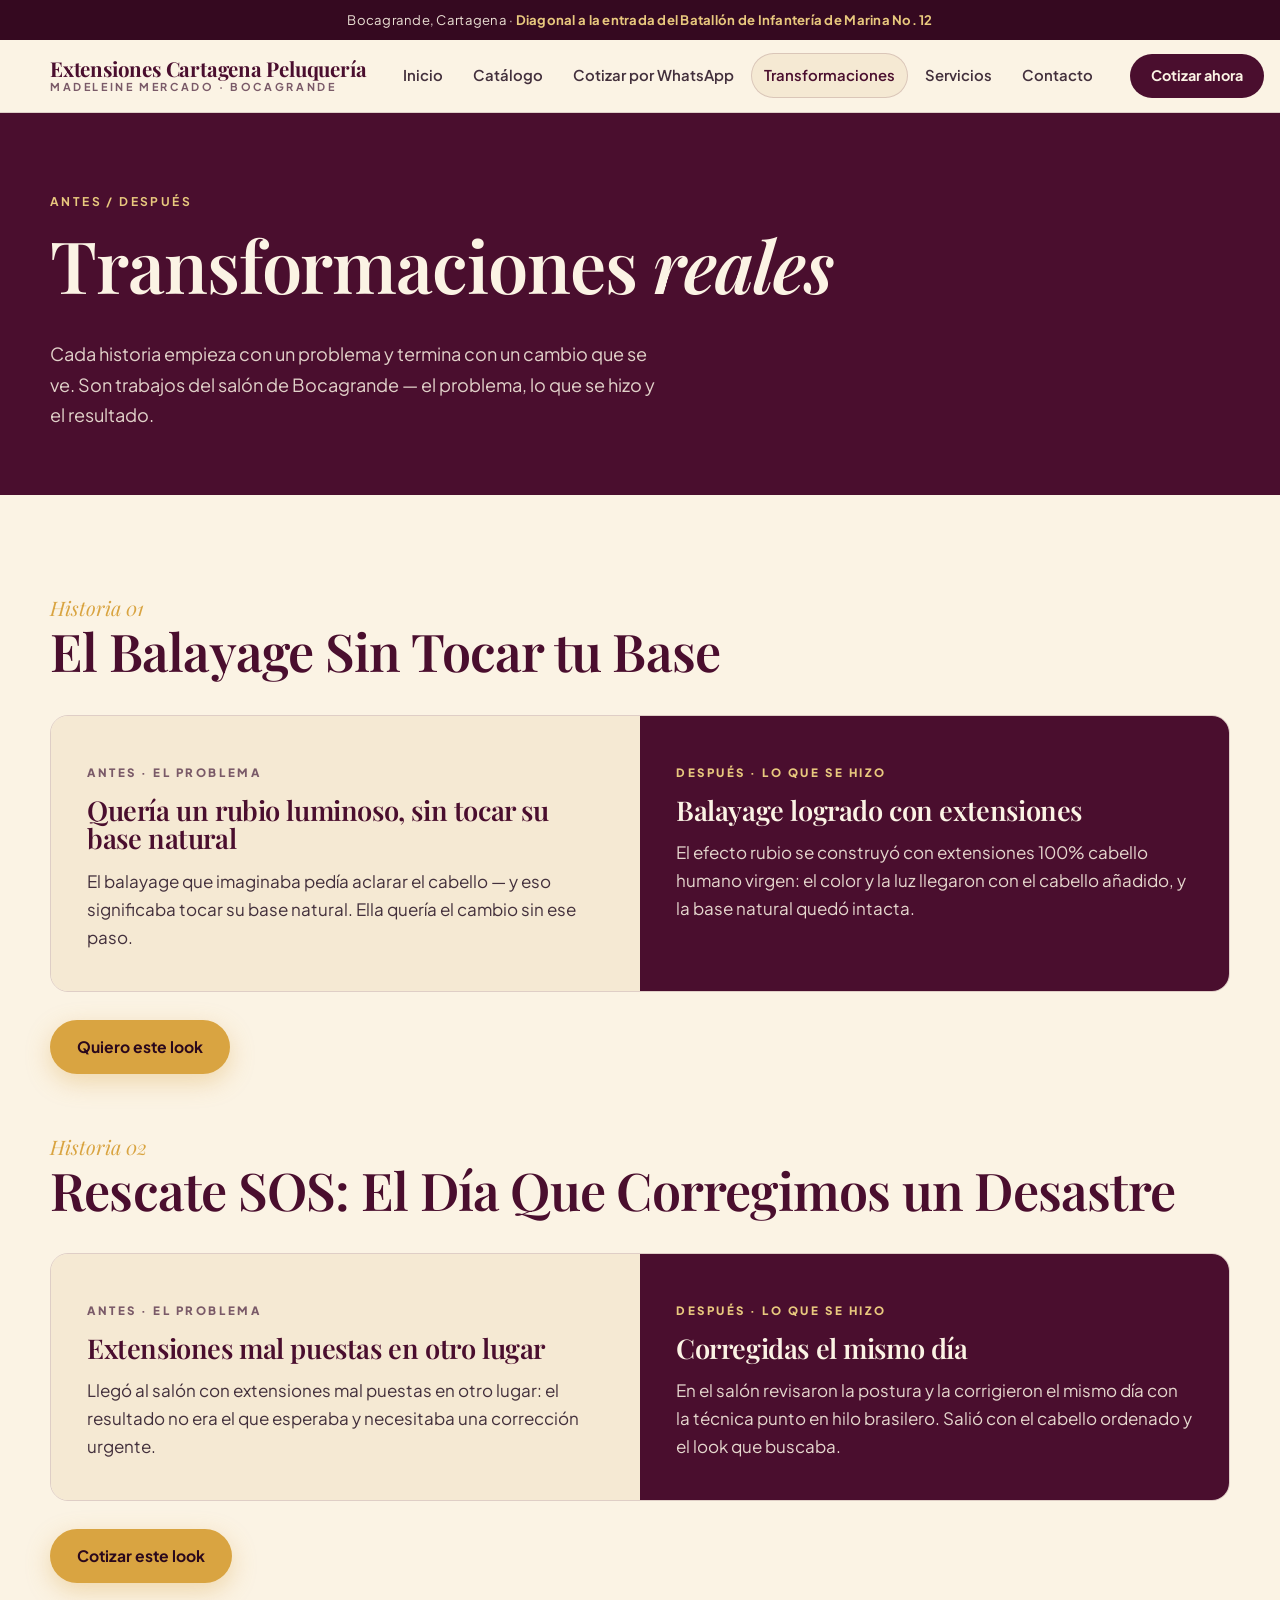
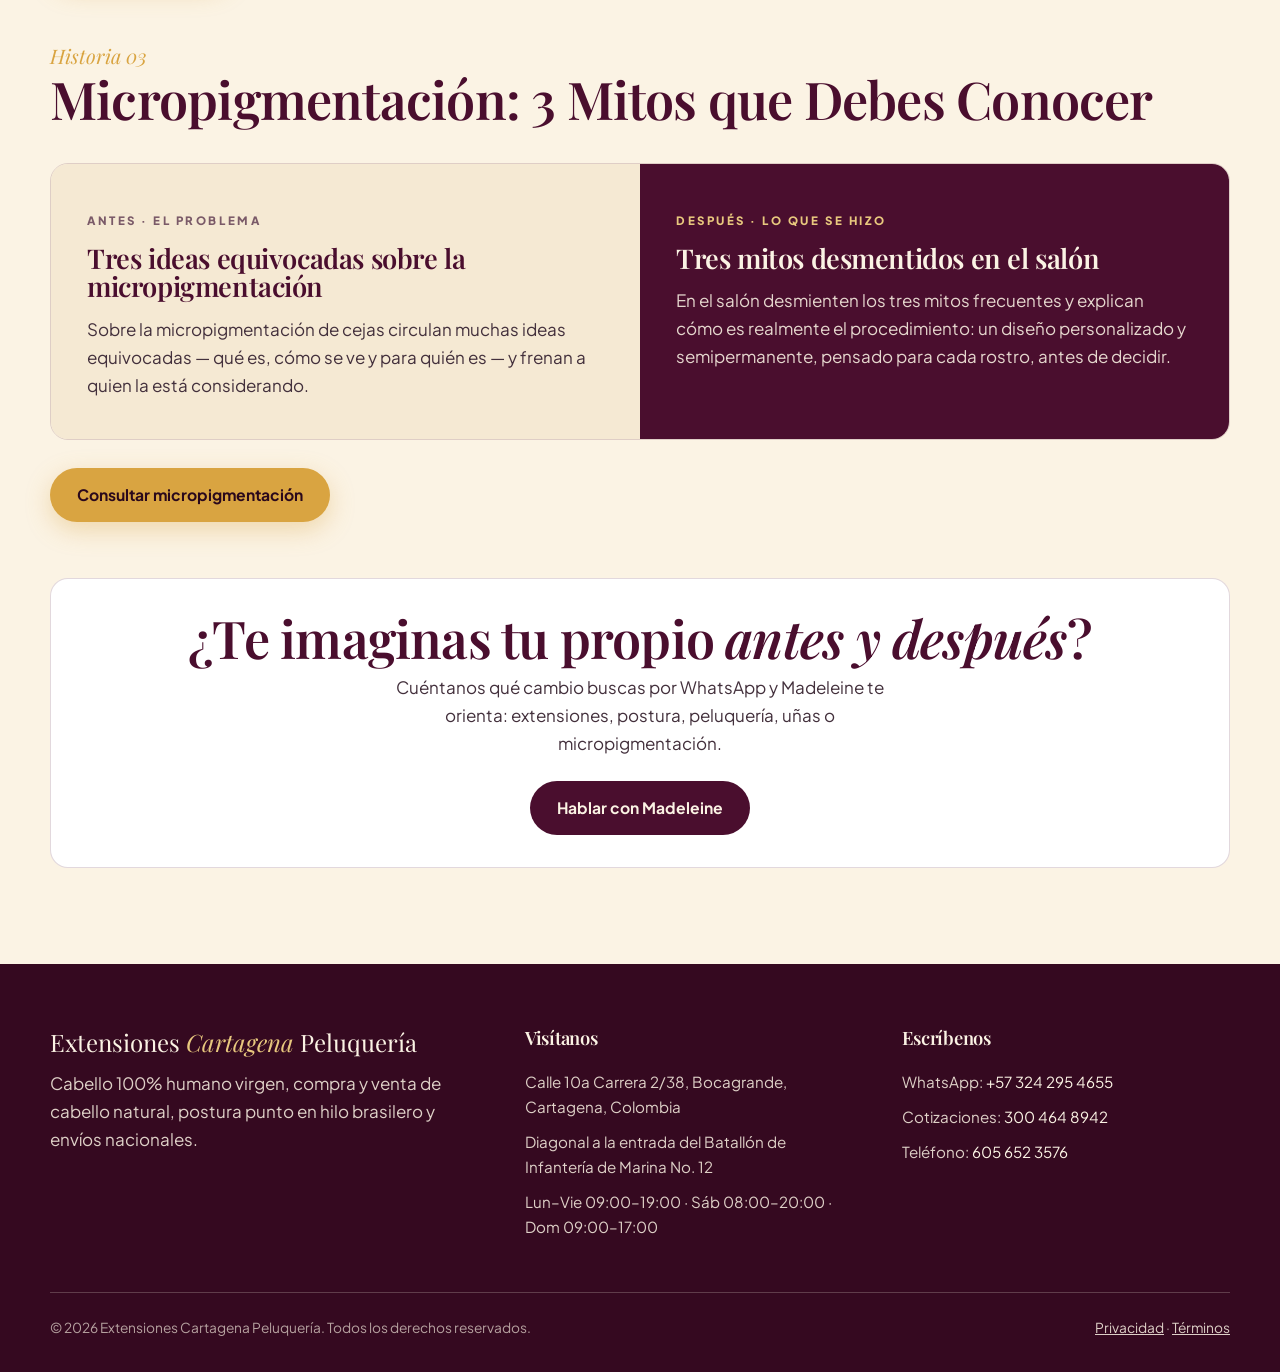
<file: transformaciones/index.html>
<!doctype html>
<html lang="es">
<head>
<meta charset="utf-8">
<meta name="viewport" content="width=device-width, initial-scale=1">
<title>Transformaciones — Extensiones Cartagena Peluquería</title>
<meta name="description" content="Historias reales del salón en Bocagrande, Cartagena: balayage con extensiones sin tocar la base natural, un rescate SOS corregido el mismo día y micropigmentación de cejas.">
<script>document.documentElement.classList.add('js')</script>
<link rel="stylesheet" href="/assets/css/style.css">
</head>
<body>
<div class="topbar">Bocagrande, Cartagena · <strong>Diagonal a la entrada del Batallón de Infantería de Marina No. 12</strong></div>
<header class="site-header">
  <div class="container header-inner">
    <a class="brand" href="/">
      <span class="brand-name" data-business-name>Extensiones Cartagena Peluquería</span>
      <span class="brand-sub">Madeleine Mercado · Bocagrande</span>
    </a>
    <button class="nav-toggle" type="button" aria-expanded="false" aria-controls="main-nav" aria-label="Abrir menú"><span></span><span></span><span></span></button>
    <nav class="main-nav" id="main-nav" aria-label="Navegación principal">
      <ul>
        <li><a href="/">Inicio</a></li>
        <li><a href="/catalogo/">Catálogo</a></li>
        <li><a href="/cotiza/">Cotizar por WhatsApp</a></li>
        <li><a href="/transformaciones/" aria-current="page">Transformaciones</a></li>
        <li><a href="/servicios/">Servicios</a></li>
        <li><a href="/contacto/">Contacto</a></li>
      </ul>
    </nav>
    <a class="btn btn-plum btn-sm header-cta" href="https://wa.me/573242954655?text=Hola%2C%20quiero%20cotizar%20extensiones.">Cotizar ahora</a>
  </div>
</header>

<main>
  <section class="section section-plum" style="padding:72px 0 64px">
    <div class="container">
      <span class="eyebrow on-plum">Antes / Después</span>
      <h1>Transformaciones <em>reales</em></h1>
      <p class="lead" style="max-width:38rem">Cada historia empieza con un problema y termina con un cambio que se ve. Son trabajos del salón de Bocagrande — el problema, lo que se hizo y el resultado.</p>
    </div>
  </section>

  <section class="section">
    <div class="container">
      <!-- Story 1 -->
      <article class="story reveal">
        <div class="story-head">
          <span class="story-kicker">Historia 01</span>
          <h2>El Balayage Sin Tocar tu Base</h2>
        </div>
        <div class="story-grid">
          <div class="story-panel story-before">
            <span class="panel-tag">Antes · El problema</span>
            <h3>Quería un rubio luminoso, sin tocar su base natural</h3>
            <p>El balayage que imaginaba pedía aclarar el cabello — y eso significaba tocar su base natural. Ella quería el cambio sin ese paso.</p>
          </div>
          <div class="story-panel story-after">
            <span class="panel-tag">Después · Lo que se hizo</span>
            <h3>Balayage logrado con extensiones</h3>
            <p>El efecto rubio se construyó con extensiones 100% cabello humano virgen: el color y la luz llegaron con el cabello añadido, y la base natural quedó intacta.</p>
          </div>
        </div>
        <div class="story-cta">
          <a class="btn btn-gold" href="/cotiza/?flow=quote">Quiero este look</a>
        </div>
      </article>

      <!-- Story 2 -->
      <article class="story reveal">
        <div class="story-head">
          <span class="story-kicker">Historia 02</span>
          <h2>Rescate SOS: El Día Que Corregimos un Desastre</h2>
        </div>
        <div class="story-grid">
          <div class="story-panel story-before">
            <span class="panel-tag">Antes · El problema</span>
            <h3>Extensiones mal puestas en otro lugar</h3>
            <p>Llegó al salón con extensiones mal puestas en otro lugar: el resultado no era el que esperaba y necesitaba una corrección urgente.</p>
          </div>
          <div class="story-panel story-after">
            <span class="panel-tag">Después · Lo que se hizo</span>
            <h3>Corregidas el mismo día</h3>
            <p>En el salón revisaron la postura y la corrigieron el mismo día con la técnica punto en hilo brasilero. Salió con el cabello ordenado y el look que buscaba.</p>
          </div>
        </div>
        <div class="story-cta">
          <a class="btn btn-gold" href="/cotiza/?flow=quote">Cotizar este look</a>
        </div>
      </article>

      <!-- Story 3 -->
      <article class="story reveal">
        <div class="story-head">
          <span class="story-kicker">Historia 03</span>
          <h2>Micropigmentación: 3 Mitos que Debes Conocer</h2>
        </div>
        <div class="story-grid">
          <div class="story-panel story-before">
            <span class="panel-tag">Antes · El problema</span>
            <h3>Tres ideas equivocadas sobre la micropigmentación</h3>
            <p>Sobre la micropigmentación de cejas circulan muchas ideas equivocadas — qué es, cómo se ve y para quién es — y frenan a quien la está considerando.</p>
          </div>
          <div class="story-panel story-after">
            <span class="panel-tag">Después · Lo que se hizo</span>
            <h3>Tres mitos desmentidos en el salón</h3>
            <p>En el salón desmienten los tres mitos frecuentes y explican cómo es realmente el procedimiento: un diseño personalizado y semipermanente, pensado para cada rostro, antes de decidir.</p>
          </div>
        </div>
        <div class="story-cta">
          <a class="btn btn-gold" href="/cotiza/?flow=brows">Consultar micropigmentación</a>
        </div>
      </article>

      <div class="info-panel reveal" style="text-align:center">
        <h2 style="margin-bottom:8px">¿Te imaginas tu propio <em>antes y después</em>?</h2>
        <p style="max-width:520px;margin:0 auto 24px">Cuéntanos qué cambio buscas por WhatsApp y Madeleine te orienta: extensiones, postura, peluquería, uñas o micropigmentación.</p>
        <a class="btn btn-plum" href="https://wa.me/573242954655?text=Hola%2C%20quiero%20mi%20cambio%20de%20look.">Hablar con Madeleine</a>
      </div>
    </div>
  </section>
</main>

<footer class="site-footer">
  <div class="container">
    <div class="footer-grid">
      <div>
        <p class="footer-brand">Extensiones <em>Cartagena</em> Peluquería</p>
        <p>Cabello 100% humano virgen, compra y venta de cabello natural, postura punto en hilo brasilero y envíos nacionales.</p>
      </div>
      <div>
        <h3>Visítanos</h3>
        <ul>
          <li>Calle 10a Carrera 2/38, Bocagrande, Cartagena, Colombia</li>
          <li>Diagonal a la entrada del Batallón de Infantería de Marina No. 12</li>
          <li>Lun–Vie 09:00–19:00 · Sáb 08:00–20:00 · Dom 09:00–17:00</li>
        </ul>
      </div>
      <div>
        <h3>Escríbenos</h3>
        <ul>
          <li>WhatsApp: <a href="https://wa.me/573242954655">+57 324 295 4655</a></li>
          <li>Cotizaciones: <a href="https://wa.me/573004648942">300 464 8942</a></li>
          <li>Teléfono: <a href="tel:+576056523576">605 652 3576</a></li>
        </ul>
      </div>
    </div>
    <div class="footer-bottom">
      <span>© <span data-year>2026</span> <span data-business-name>Extensiones Cartagena Peluquería</span>. Todos los derechos reservados.</span>
      <span><a href="/privacidad/">Privacidad</a> · <a href="/terminos/">Términos</a></span>
    </div>
  </div>
</footer>
<a class="sticky-wa" href="https://wa.me/573242954655?text=Hola%2C%20quiero%20cotizar%20extensiones."><span class="wa-ic" aria-hidden="true">✆</span> WhatsApp</a>
<script src="/assets/js/main.js"></script>
</body>
</html>
</file>
<file: assets/css/style.css>
/* ============================================================
   Extensiones Cartagena Peluquería — "Tropical editorial glam"
   Design tokens (from STITCH-EXPORT.md design system)
   Deep plum #4A0E2E · warm gold #D9A441 · cream #FBF3E4
   Headlines: Playfair Display (italic accents)
   Body/labels: Plus Jakarta Sans (design-system panel)
   Fonts self-hosted in assets/fonts/ — zero external requests.
   ============================================================ */
@font-face {
  font-family: "Playfair Display";
  src: url("../fonts/playfair-display.woff2") format("woff2");
  font-weight: 400 900;
  font-style: normal;
  font-display: swap;
}
@font-face {
  font-family: "Playfair Display";
  src: url("../fonts/playfair-display-italic.woff2") format("woff2");
  font-weight: 400 900;
  font-style: italic;
  font-display: swap;
}
@font-face {
  font-family: "Plus Jakarta Sans";
  src: url("../fonts/plus-jakarta-sans.woff2") format("woff2");
  font-weight: 200 800;
  font-style: normal;
  font-display: swap;
}

:root {
  --plum: #4a0e2e;
  --plum-deep: #350920;
  --plum-ink: #2a081c;
  --gold: #d9a441;
  --gold-soft: #e8c87e;
  --gold-pale: #f0dca8;
  --cream: #fbf3e4;
  --cream-2: #f5e9d3;
  --cream-3: #efe0c4;
  --ink: #2a081c;
  --body: #43303c;
  --muted: #7a5a68;
  --line: rgba(74, 14, 46, 0.16);
  --line-light: rgba(251, 243, 228, 0.22);
  --wa-green: #1faa55;
  --radius: 18px;
  --font-display: "Playfair Display", Georgia, serif;
  --font-body: "Plus Jakarta Sans", system-ui, -apple-system, "Segoe UI", sans-serif;
  --ease: cubic-bezier(0.22, 1, 0.36, 1);
}

*, *::before, *::after { box-sizing: border-box; }

html { scroll-behavior: smooth; }

body {
  margin: 0;
  background: var(--cream);
  color: var(--body);
  font-family: var(--font-body);
  font-size: 17px;
  line-height: 1.65;
  -webkit-font-smoothing: antialiased;
}

::selection { background: var(--gold); color: var(--plum-ink); }

img, svg { display: block; max-width: 100%; }
a { color: inherit; }
button { font-family: inherit; }

h1, h2, h3, h4 {
  font-family: var(--font-display);
  color: var(--plum);
  font-weight: 600;
  line-height: 1.05;
  letter-spacing: -0.015em;
  margin: 0 0 0.5em;
}
h1 { font-size: clamp(2.5rem, 6vw, 4.5rem); }
h2 { font-size: clamp(1.9rem, 4.2vw, 3.25rem); }
h3 { font-size: clamp(1.35rem, 2.4vw, 1.7rem); }
p { margin: 0 0 1em; }
p:last-child { margin-bottom: 0; }

em, .italic { font-style: italic; }
.lead { font-size: 1.13rem; line-height: 1.7; }

.container { width: min(1180px, 100% - 40px); margin-inline: auto; }
.container-narrow { width: min(820px, 100% - 40px); margin-inline: auto; }

.eyebrow {
  display: inline-block;
  font-size: 0.75rem;
  font-weight: 700;
  letter-spacing: 0.2em;
  text-transform: uppercase;
  color: var(--gold);
  margin-bottom: 1rem;
}
.eyebrow.on-plum { color: var(--gold-soft); }

.section { padding: 96px 0; }
.section-tight { padding: 64px 0; }
.section-plum { background: var(--plum); color: var(--cream); }
.section-plum h1, .section-plum h2, .section-plum h3 { color: var(--cream); }
.section-plum p { color: rgba(251, 243, 228, 0.85); }
.section-deep { background: var(--plum-deep); color: var(--cream); }
.section-deep h2, .section-deep h3 { color: var(--cream); }
.section-deep p { color: rgba(251, 243, 228, 0.85); }

/* ---------- Top bar ---------- */
.topbar {
  background: var(--plum-deep);
  color: rgba(251, 243, 228, 0.92);
  font-size: 0.82rem;
  text-align: center;
  padding: 9px 16px;
  letter-spacing: 0.02em;
}
.topbar strong { color: var(--gold-soft); font-weight: 700; }

/* ---------- Header / nav ---------- */
.site-header {
  position: sticky;
  top: 0;
  z-index: 60;
  background: rgba(251, 243, 228, 0.96);
  backdrop-filter: blur(8px);
  border-bottom: 1px solid var(--line);
}
.header-inner {
  display: flex;
  align-items: center;
  gap: 24px;
  min-height: 72px;
}
.brand {
  display: flex;
  flex-direction: column;
  text-decoration: none;
  line-height: 1.1;
  flex-shrink: 0;
}
.brand-name {
  font-family: var(--font-display);
  font-weight: 700;
  font-size: 1.28rem;
  color: var(--plum);
  letter-spacing: -0.01em;
}
.brand-name em { color: var(--gold); }
.brand-sub {
  font-size: 0.68rem;
  font-weight: 700;
  letter-spacing: 0.24em;
  text-transform: uppercase;
  color: var(--muted);
}
.main-nav { margin-left: auto; }
.main-nav ul {
  display: flex;
  gap: 4px;
  list-style: none;
  margin: 0;
  padding: 0;
}
.main-nav a {
  display: block;
  padding: 10px 13px;
  text-decoration: none;
  font-size: 0.93rem;
  font-weight: 600;
  color: var(--body);
  border-radius: 999px;
  white-space: nowrap;
}
.main-nav a:hover { color: var(--plum); background: var(--cream-2); }
.main-nav a[aria-current="page"] { color: var(--plum); background: var(--cream-2); box-shadow: inset 0 0 0 1px var(--line); }
.header-cta { flex-shrink: 0; }
.nav-toggle {
  display: none;
  margin-left: auto;
  background: none;
  border: 1px solid var(--line);
  border-radius: 12px;
  width: 46px;
  height: 46px;
  cursor: pointer;
  align-items: center;
  justify-content: center;
  flex-direction: column;
  gap: 5px;
}
.nav-toggle span { display: block; width: 22px; height: 2px; background: var(--plum); border-radius: 2px; transition: transform 0.3s var(--ease), opacity 0.3s; }
.nav-toggle[aria-expanded="true"] span:nth-child(1) { transform: translateY(7px) rotate(45deg); }
.nav-toggle[aria-expanded="true"] span:nth-child(2) { opacity: 0; }
.nav-toggle[aria-expanded="true"] span:nth-child(3) { transform: translateY(-7px) rotate(-45deg); }

/* ---------- Buttons ---------- */
.btn {
  display: inline-flex;
  align-items: center;
  justify-content: center;
  gap: 10px;
  min-height: 48px;
  padding: 13px 26px;
  border-radius: 999px;
  font-size: 0.98rem;
  font-weight: 700;
  text-decoration: none;
  cursor: pointer;
  border: 1.5px solid transparent;
  transition: transform 0.25s var(--ease), background 0.25s, color 0.25s, box-shadow 0.25s;
}
.btn:hover { transform: translateY(-2px); }
.btn:active { transform: translateY(0) scale(0.98); }
.btn-gold { background: var(--gold); color: var(--plum-ink); box-shadow: 0 8px 24px rgba(217, 164, 65, 0.35); }
.btn-gold:hover { background: var(--gold-soft); }
.btn-plum { background: var(--plum); color: var(--cream); }
.btn-plum:hover { background: var(--plum-deep); }
.btn-outline { border-color: var(--plum); color: var(--plum); background: transparent; }
.btn-outline:hover { background: var(--plum); color: var(--cream); }
.btn-outline-light { border-color: rgba(251, 243, 228, 0.65); color: var(--cream); background: transparent; }
.btn-outline-light:hover { background: var(--cream); color: var(--plum); }
.btn-wa { background: var(--wa-green); color: #fff; }
.btn-wa:hover { background: #178a45; }
.btn-sm { min-height: 42px; padding: 9px 20px; font-size: 0.9rem; }
.btn:focus-visible, a:focus-visible, button:focus-visible, input:focus-visible, [tabindex]:focus-visible {
  outline: 3px solid var(--gold);
  outline-offset: 3px;
}

/* ---------- Hero ---------- */
.hero { position: relative; overflow: hidden; padding: 84px 0 96px; }
.hero-grid {
  display: grid;
  grid-template-columns: 1.05fr 0.95fr;
  gap: 56px;
  align-items: center;
}
.hero h1 em { color: var(--gold); }
.hero-copy p.lead { max-width: 34rem; }
.hero-actions { display: flex; flex-wrap: wrap; gap: 14px; margin-top: 30px; }
.hero-note {
  margin-top: 26px;
  font-size: 0.9rem;
  color: rgba(251, 243, 228, 0.75);
  display: flex;
  align-items: center;
  gap: 10px;
}
.hero-note .dot { width: 8px; height: 8px; border-radius: 50%; background: #4ade80; flex-shrink: 0; }
.hair-curve { width: 100%; height: auto; margin-top: 8px; }
.hair-curve path { fill: none; stroke: var(--gold); stroke-width: 2.5; stroke-linecap: round; opacity: 0.85; }

/* ---------- Proof strip ---------- */
.proof-strip {
  border-top: 1px solid var(--line-light);
  border-bottom: 1px solid var(--line-light);
  background: var(--plum-deep);
}
.proof-strip .container {
  display: flex;
  flex-wrap: wrap;
  justify-content: center;
  gap: 12px 0;
  padding-top: 0;
  padding-bottom: 0;
}
.proof-item {
  display: flex;
  align-items: center;
  gap: 12px;
  padding: 20px 28px;
  color: var(--cream);
  font-weight: 600;
  font-size: 0.98rem;
  white-space: nowrap;
}
.proof-item + .proof-item { border-left: 1px solid var(--line-light); }
.proof-item .mark { color: var(--gold); font-family: var(--font-display); font-size: 1.3rem; font-style: italic; }

/* ---------- Cards / editorial blocks ---------- */
.card-grid { display: grid; gap: 28px; }
.card-grid.cols-3 { grid-template-columns: repeat(3, 1fr); }
.card-grid.cols-2 { grid-template-columns: repeat(2, 1fr); }
.card {
  background: #fff;
  border: 1px solid var(--line);
  border-radius: var(--radius);
  overflow: hidden;
  display: flex;
  flex-direction: column;
  transition: transform 0.35s var(--ease), box-shadow 0.35s var(--ease);
}
.card:hover { transform: translateY(-4px); box-shadow: 0 18px 44px rgba(42, 8, 28, 0.14); }
.card-body { padding: 28px; display: flex; flex-direction: column; flex: 1; }
.card-body h3 { margin-bottom: 0.4em; }
.card-body .btn { margin-top: auto; align-self: flex-start; }
.card-art { position: relative; height: 190px; background: var(--plum); overflow: hidden; }
.card-art svg { width: 100%; height: 100%; }
.card-art .art-tag {
  position: absolute;
  left: 16px;
  top: 16px;
  background: rgba(251, 243, 228, 0.94);
  color: var(--plum);
  font-size: 0.7rem;
  font-weight: 800;
  letter-spacing: 0.16em;
  text-transform: uppercase;
  padding: 6px 12px;
  border-radius: 999px;
}
.card-art .art-word {
  position: absolute;
  right: 18px;
  bottom: 6px;
  font-family: var(--font-display);
  font-style: italic;
  font-size: 3.4rem;
  line-height: 1;
  color: rgba(251, 243, 228, 0.16);
  pointer-events: none;
}
.attr-list { list-style: none; margin: 0 0 20px; padding: 0; }
.attr-list li {
  display: flex;
  justify-content: space-between;
  gap: 16px;
  padding: 9px 0;
  border-bottom: 1px solid var(--line);
  font-size: 0.94rem;
}
.attr-list li span:first-child { color: var(--muted); font-weight: 600; }
.attr-list li span:last-child { font-weight: 600; color: var(--plum); text-align: right; }

/* ---------- Steps ---------- */
.steps { display: grid; grid-template-columns: repeat(3, 1fr); gap: 28px; counter-reset: step; }
.step {
  border-top: 2px solid var(--gold);
  padding-top: 22px;
}
.step-num {
  font-family: var(--font-display);
  font-style: italic;
  font-size: 2.6rem;
  line-height: 1;
  color: var(--gold);
}
.step h3 { margin: 12px 0 8px; }

/* ---------- Section headers ---------- */
.section-head { max-width: 720px; margin-bottom: 48px; }
.section-head.center { margin-inline: auto; text-align: center; }
.section-head.center p { margin-inline: auto; }

/* ---------- Divider curve ---------- */
.curve-divider { display: block; width: 100%; height: 46px; }
.curve-divider path { fill: none; stroke: var(--gold); stroke-width: 2; opacity: 0.55; }

/* ---------- Hours / contact blocks ---------- */
.hours-table { width: 100%; border-collapse: collapse; font-size: 1rem; }
.hours-table td { padding: 11px 0; border-bottom: 1px solid var(--line); }
.hours-table td:last-child { text-align: right; font-weight: 700; color: var(--plum); }
.hours-table tr:last-child td { border-bottom: 0; }
.info-panel {
  background: #fff;
  border: 1px solid var(--line);
  border-radius: var(--radius);
  padding: 32px;
}
.info-panel h3 { margin-bottom: 18px; }
.contact-line { display: flex; gap: 14px; align-items: flex-start; padding: 12px 0; border-bottom: 1px solid var(--line); }
.contact-line:last-child { border-bottom: 0; }
.contact-line .ic {
  flex-shrink: 0;
  width: 42px; height: 42px;
  border-radius: 50%;
  background: var(--cream-2);
  color: var(--plum);
  display: flex; align-items: center; justify-content: center;
  font-size: 1.15rem;
}
.contact-line strong { display: block; color: var(--plum); font-size: 0.95rem; }
.contact-line a { font-weight: 700; color: var(--plum); text-decoration-thickness: 1.5px; text-underline-offset: 3px; }

/* ---------- Phone frame + chat mock ---------- */
.phone-wrap { display: flex; justify-content: center; }
.phone {
  width: min(400px, 100%);
  background: var(--plum-ink);
  border-radius: 44px;
  padding: 12px;
  box-shadow: 0 30px 70px rgba(42, 8, 28, 0.45);
}
.phone-screen {
  background: #f3ead8;
  border-radius: 34px;
  overflow: hidden;
  display: flex;
  flex-direction: column;
  height: 620px;
}
.phone-notch {
  height: 26px;
  display: flex; align-items: center; justify-content: center;
}
.phone-notch::after {
  content: "";
  width: 84px; height: 7px;
  background: rgba(42, 8, 28, 0.85);
  border-radius: 999px;
}
.chat-header {
  background: var(--plum);
  color: var(--cream);
  display: flex;
  align-items: center;
  gap: 12px;
  padding: 12px 16px;
}
.chat-avatar {
  width: 42px; height: 42px;
  border-radius: 50%;
  background: var(--gold);
  color: var(--plum-ink);
  font-family: var(--font-display);
  font-weight: 700;
  font-size: 1.25rem;
  display: flex; align-items: center; justify-content: center;
  flex-shrink: 0;
}
.chat-who { min-width: 0; }
.chat-who strong { display: block; font-size: 0.98rem; line-height: 1.25; }
.chat-who span { font-size: 0.78rem; color: rgba(251, 243, 228, 0.75); display: flex; align-items: center; gap: 6px; }
.chat-who .online-dot { width: 7px; height: 7px; border-radius: 50%; background: #4ade80; }
.chat-body {
  flex: 1;
  overflow-y: auto;
  padding: 18px 14px;
  display: flex;
  flex-direction: column;
  gap: 10px;
  scroll-behavior: smooth;
}
.chat-day {
  align-self: center;
  background: rgba(74, 14, 46, 0.1);
  color: var(--plum);
  font-size: 0.72rem;
  font-weight: 700;
  letter-spacing: 0.08em;
  padding: 5px 12px;
  border-radius: 999px;
  text-transform: uppercase;
}
.msg {
  max-width: 82%;
  padding: 11px 14px;
  border-radius: 16px;
  font-size: 0.94rem;
  line-height: 1.5;
  box-shadow: 0 1px 2px rgba(42, 8, 28, 0.12);
  animation: msg-in 0.45s var(--ease) both;
  white-space: pre-line;
}
@keyframes msg-in { from { opacity: 0; transform: translateY(12px); } to { opacity: 1; transform: translateY(0); } }
.msg-bot { background: #fff; color: var(--ink); border-bottom-left-radius: 4px; align-self: flex-start; }
.msg-user { background: var(--gold-pale); color: var(--plum-ink); border-bottom-right-radius: 4px; align-self: flex-end; }
.msg-time { display: block; text-align: right; font-size: 0.68rem; color: rgba(42, 8, 28, 0.45); margin-top: 4px; }
.msg .summary-title { font-weight: 800; color: var(--plum); display: block; margin-bottom: 6px; }
.msg .summary-row { display: flex; justify-content: space-between; gap: 14px; font-size: 0.9rem; padding: 3px 0; }
.msg .summary-row span:first-child { color: var(--muted); }
.msg .summary-row span:last-child { font-weight: 700; color: var(--plum); text-align: right; }
.typing { display: inline-flex; gap: 5px; padding: 13px 16px; }
.typing i {
  width: 8px; height: 8px;
  border-radius: 50%;
  background: var(--muted);
  animation: typing-bounce 1.1s infinite;
}
.typing i:nth-child(2) { animation-delay: 0.15s; }
.typing i:nth-child(3) { animation-delay: 0.3s; }
@keyframes typing-bounce { 0%, 60%, 100% { transform: translateY(0); opacity: 0.5; } 30% { transform: translateY(-5px); opacity: 1; } }
.quick-replies {
  display: flex;
  flex-wrap: wrap;
  gap: 8px;
  padding: 4px 14px 10px;
}
.chip {
  border: 1.5px solid var(--gold);
  background: #fff;
  color: var(--plum);
  font-size: 0.88rem;
  font-weight: 700;
  padding: 8px 15px;
  border-radius: 999px;
  cursor: pointer;
  transition: background 0.2s, color 0.2s, transform 0.2s var(--ease);
}
.chip:hover { background: var(--gold); color: var(--plum-ink); transform: translateY(-1px); }
a.chip { text-decoration: none; display: inline-flex; align-items: center; }

/* ---------- WhatsApp form (contacto) ---------- */
.wa-form label {
  display: block;
  font-size: 0.9rem;
  font-weight: 700;
  color: var(--plum);
  margin-bottom: 6px;
}
.wa-form input, .wa-form textarea {
  width: 100%;
  border: 1.5px solid rgba(74, 14, 46, 0.25);
  border-radius: 14px;
  padding: 13px 16px;
  font-family: inherit;
  font-size: 1rem;
  background: #fff;
  color: var(--ink);
  margin-bottom: 18px;
}
.wa-form textarea { min-height: 110px; resize: vertical; }
.wa-form .form-note { font-size: 0.86rem; color: var(--muted); margin-top: 14px; }
.chat-input {
  display: flex;
  gap: 10px;
  padding: 12px 14px 16px;
  background: #f3ead8;
  border-top: 1px solid rgba(74, 14, 46, 0.1);
}
.chat-input input {
  flex: 1;
  min-width: 0;
  border: 1.5px solid rgba(74, 14, 46, 0.2);
  border-radius: 999px;
  padding: 12px 18px;
  font-family: inherit;
  font-size: 0.95rem;
  background: #fff;
  color: var(--ink);
}
.chat-input input::placeholder { color: var(--muted); }
.chat-send {
  width: 48px; height: 48px;
  flex-shrink: 0;
  border-radius: 50%;
  border: 0;
  background: var(--plum);
  color: var(--cream);
  font-size: 1.2rem;
  cursor: pointer;
  transition: transform 0.2s var(--ease), background 0.2s;
}
.chat-send:hover { background: var(--gold); color: var(--plum-ink); transform: scale(1.06); }
.chat-send:disabled { opacity: 0.45; cursor: default; transform: none; }
.chat-actions { display: flex; flex-direction: column; gap: 8px; padding: 0 14px 14px; }
.chat-actions .btn { width: 100%; }
.demo-banner {
  display: flex;
  gap: 12px;
  align-items: flex-start;
  background: var(--gold-pale);
  border: 1px solid var(--gold);
  border-radius: 14px;
  padding: 16px 20px;
  margin-bottom: 28px;
  font-size: 0.95rem;
}
.demo-banner strong { color: var(--plum); }
.demo-banner .demo-ic {
  flex-shrink: 0;
  width: 34px; height: 34px;
  border-radius: 50%;
  background: var(--gold);
  color: var(--plum-ink);
  display: flex; align-items: center; justify-content: center;
  font-weight: 800;
}

/* ---------- Inbox panel ---------- */
.inbox {
  background: #fff;
  border: 1px solid var(--line);
  border-radius: var(--radius);
  overflow: hidden;
}
.inbox-head {
  background: var(--plum);
  color: var(--cream);
  padding: 20px 24px;
}
.inbox-head h3 { color: var(--cream); margin: 0 0 4px; font-size: 1.25rem; }
.inbox-head p { margin: 0; font-size: 0.88rem; color: rgba(251, 243, 228, 0.75); }
.inbox-list { list-style: none; margin: 0; padding: 8px 0; }
.inbox-item {
  display: flex;
  gap: 14px;
  align-items: flex-start;
  padding: 16px 24px;
  border-bottom: 1px solid var(--line);
}
.inbox-item:last-child { border-bottom: 0; }
.inbox-item.is-new { background: #fdf6e7; }
.inbox-ic {
  flex-shrink: 0;
  width: 44px; height: 44px;
  border-radius: 50%;
  background: var(--cream-2);
  color: var(--plum);
  display: flex; align-items: center; justify-content: center;
  font-size: 1.2rem;
}
.inbox-item strong { display: block; color: var(--plum); font-size: 0.97rem; }
.inbox-item .inbox-meta { font-size: 0.86rem; color: var(--muted); }
.inbox-status {
  margin-left: auto;
  flex-shrink: 0;
  font-size: 0.72rem;
  font-weight: 800;
  letter-spacing: 0.08em;
  text-transform: uppercase;
  padding: 5px 11px;
  border-radius: 999px;
  background: var(--cream-2);
  color: var(--plum);
  white-space: nowrap;
}
.inbox-status.new { background: var(--gold); color: var(--plum-ink); }
.inbox-status.done { background: #dcefe2; color: #1d6b38; }

/* ---------- Filters ---------- */
.filter-group { margin-bottom: 22px; }
.filter-group > span {
  display: block;
  font-size: 0.75rem;
  font-weight: 800;
  letter-spacing: 0.18em;
  text-transform: uppercase;
  color: var(--muted);
  margin-bottom: 10px;
}
.filter-pills { display: flex; flex-wrap: wrap; gap: 8px; }
.pill {
  border: 1.5px solid var(--line);
  background: #fff;
  color: var(--body);
  font-size: 0.9rem;
  font-weight: 600;
  padding: 9px 18px;
  border-radius: 999px;
  cursor: pointer;
  transition: all 0.2s var(--ease);
}
.pill:hover { border-color: var(--plum); color: var(--plum); }
.pill[aria-pressed="true"] { background: var(--plum); border-color: var(--plum); color: var(--cream); }
.empty-state {
  display: none;
  text-align: center;
  padding: 56px 24px;
  background: #fff;
  border: 1px dashed var(--gold);
  border-radius: var(--radius);
}
.empty-state.show { display: block; }
.empty-state h3 { margin-bottom: 8px; }

/* ---------- Transformations ---------- */
.story { margin-bottom: 56px; }
.story-grid { display: grid; grid-template-columns: 1fr 1fr; gap: 0; border-radius: var(--radius); overflow: hidden; border: 1px solid var(--line); }
.story-panel { padding: 40px 36px; }
.story-panel .panel-tag {
  font-size: 0.72rem;
  font-weight: 800;
  letter-spacing: 0.22em;
  text-transform: uppercase;
  margin-bottom: 14px;
  display: inline-block;
}
.story-before { background: var(--cream-2); }
.story-before .panel-tag { color: var(--muted); }
.story-after { background: var(--plum); color: var(--cream); }
.story-after h3 { color: var(--cream); }
.story-after .panel-tag { color: var(--gold-soft); }
.story-after p { color: rgba(251, 243, 228, 0.88); }
.story-head { margin-bottom: 36px; }
.story-head h2 { margin-bottom: 10px; }
.story-head .story-kicker { font-family: var(--font-display); font-style: italic; font-size: 1.25rem; color: var(--gold); }
.story-cta { margin-top: 28px; }

/* ---------- Services ---------- */
.service-num {
  font-family: var(--font-display);
  font-style: italic;
  font-size: 1rem;
  color: var(--gold);
  font-weight: 700;
  letter-spacing: 0.1em;
}
.service-list { list-style: none; margin: 0 0 22px; padding: 0; }
.service-list li { padding: 7px 0 7px 26px; position: relative; font-size: 0.96rem; }
.service-list li::before {
  content: "—";
  position: absolute;
  left: 0;
  color: var(--gold);
  font-weight: 800;
}

/* ---------- CTA band / footer ---------- */
.cta-band { text-align: center; }
.cta-band h2 { margin-bottom: 12px; }
.cta-band p { max-width: 560px; margin: 0 auto 28px; }
.site-footer { background: var(--plum-deep); color: rgba(251, 243, 228, 0.85); padding: 64px 0 32px; }
.footer-grid { display: grid; grid-template-columns: 1.3fr 1fr 1fr; gap: 48px; margin-bottom: 48px; }
.footer-grid h3 {
  color: var(--cream);
  font-size: 1.15rem;
  margin-bottom: 16px;
}
.footer-brand { font-family: var(--font-display); font-size: 1.5rem; color: var(--cream); line-height: 1.2; margin-bottom: 12px; }
.footer-brand em { color: var(--gold-soft); }
.footer-grid ul { list-style: none; margin: 0; padding: 0; }
.footer-grid li { padding: 5px 0; font-size: 0.95rem; }
.footer-grid a { color: var(--cream); text-decoration: none; }
.footer-grid a:hover { color: var(--gold-soft); text-decoration: underline; text-underline-offset: 3px; }
.footer-bottom {
  border-top: 1px solid var(--line-light);
  padding-top: 24px;
  display: flex;
  flex-wrap: wrap;
  gap: 12px 32px;
  justify-content: space-between;
  font-size: 0.86rem;
  color: rgba(251, 243, 228, 0.65);
}
.footer-bottom a { color: rgba(251, 243, 228, 0.85); }

/* ---------- Sticky WhatsApp (mobile) ---------- */
.sticky-wa {
  display: none;
  position: fixed;
  right: 16px;
  bottom: 16px;
  z-index: 70;
  align-items: center;
  gap: 10px;
  background: var(--wa-green);
  color: #fff;
  font-weight: 700;
  font-size: 0.95rem;
  text-decoration: none;
  padding: 13px 20px 13px 16px;
  border-radius: 999px;
  box-shadow: 0 12px 32px rgba(0, 0, 0, 0.3);
}
.sticky-wa .wa-ic {
  width: 28px; height: 28px;
  border-radius: 50%;
  background: rgba(255, 255, 255, 0.22);
  display: flex; align-items: center; justify-content: center;
  font-size: 1.05rem;
}

/* ---------- Two-column layout (chat page) ---------- */
.split { display: grid; grid-template-columns: 0.95fr 1.05fr; gap: 48px; align-items: start; }
.split > * { min-width: 0; } /* let grid tracks shrink below content min-width (mobile overflow fix) */
.split-narrow { grid-template-columns: 1fr 1.25fr; }

/* ---------- Reveal motion (slow, fluid) ----------
   Hidden state applies ONLY when JS is present (html.js) — if JS
   fails, everything stays visible. */
.js .reveal { opacity: 0; transform: translateY(26px); transition: opacity 0.9s var(--ease), transform 0.9s var(--ease); }
.reveal.in { opacity: 1; transform: translateY(0); }
.reveal-d1 { transition-delay: 0.12s; }
.reveal-d2 { transition-delay: 0.24s; }
.reveal-d3 { transition-delay: 0.36s; }
@media (prefers-reduced-motion: reduce) {
  *, *::before, *::after { animation-duration: 0.01ms !important; transition-duration: 0.01ms !important; }
  html { scroll-behavior: auto; }
  .reveal { opacity: 1; transform: none; }
}

/* ---------- Responsive ---------- */
@media (max-width: 1020px) {
  .main-nav ul { gap: 0; }
  .main-nav a { padding: 10px 9px; font-size: 0.88rem; }
  .header-cta { display: none; }
}
@media (max-width: 900px) {
  .hero-grid { grid-template-columns: 1fr; gap: 44px; }
  .card-grid.cols-3 { grid-template-columns: repeat(2, 1fr); }
  .steps { grid-template-columns: 1fr; gap: 32px; }
  .split { grid-template-columns: 1fr; gap: 40px; }
  .footer-grid { grid-template-columns: 1fr 1fr; gap: 36px; }
  .story-grid { grid-template-columns: 1fr; }
}
@media (max-width: 820px) {
  .nav-toggle { display: flex; }
  .main-nav {
    position: absolute;
    top: 100%;
    left: 0; right: 0;
    background: var(--cream);
    border-bottom: 1px solid var(--line);
    padding: 12px 20px 20px;
    display: none;
    box-shadow: 0 24px 40px rgba(42, 8, 28, 0.16);
  }
  .main-nav.open { display: block; }
  .main-nav ul { flex-direction: column; }
  .main-nav a { padding: 13px 14px; font-size: 1.02rem; border-radius: 12px; }
  .sticky-wa { display: inline-flex; }
  .section { padding: 64px 0; }
  .hero { padding: 56px 0 64px; }
  .proof-item { padding: 16px 20px; font-size: 0.9rem; }
  .proof-item + .proof-item { border-left: 0; }
}
@media (max-width: 600px) {
  body { font-size: 16px; }
  .card-grid.cols-3, .card-grid.cols-2 { grid-template-columns: 1fr; }
  .footer-grid { grid-template-columns: 1fr; }
  .phone-screen { height: 600px; }
  .story-panel { padding: 30px 24px; }
  .info-panel { padding: 24px; }
  .brand-name { font-size: 1.08rem; }
  .hero-actions .btn { width: 100%; }
}
</file>
